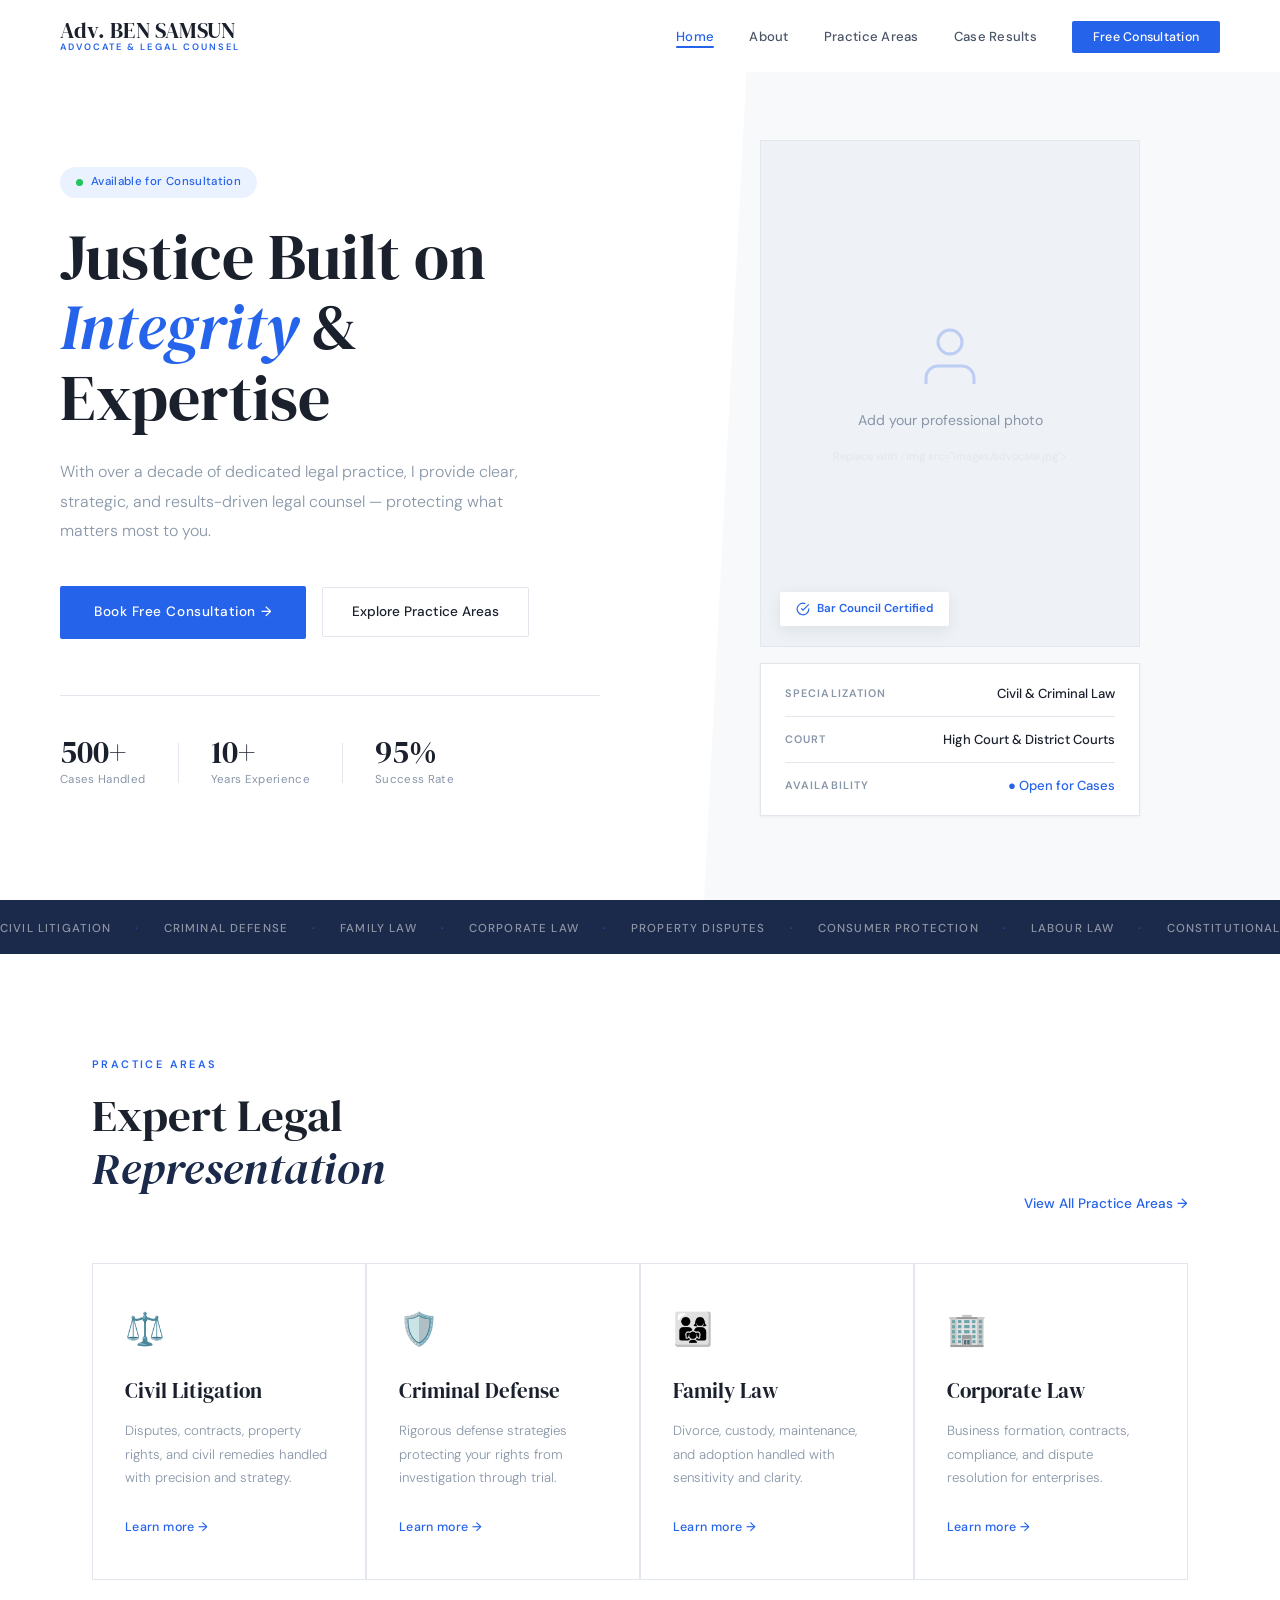
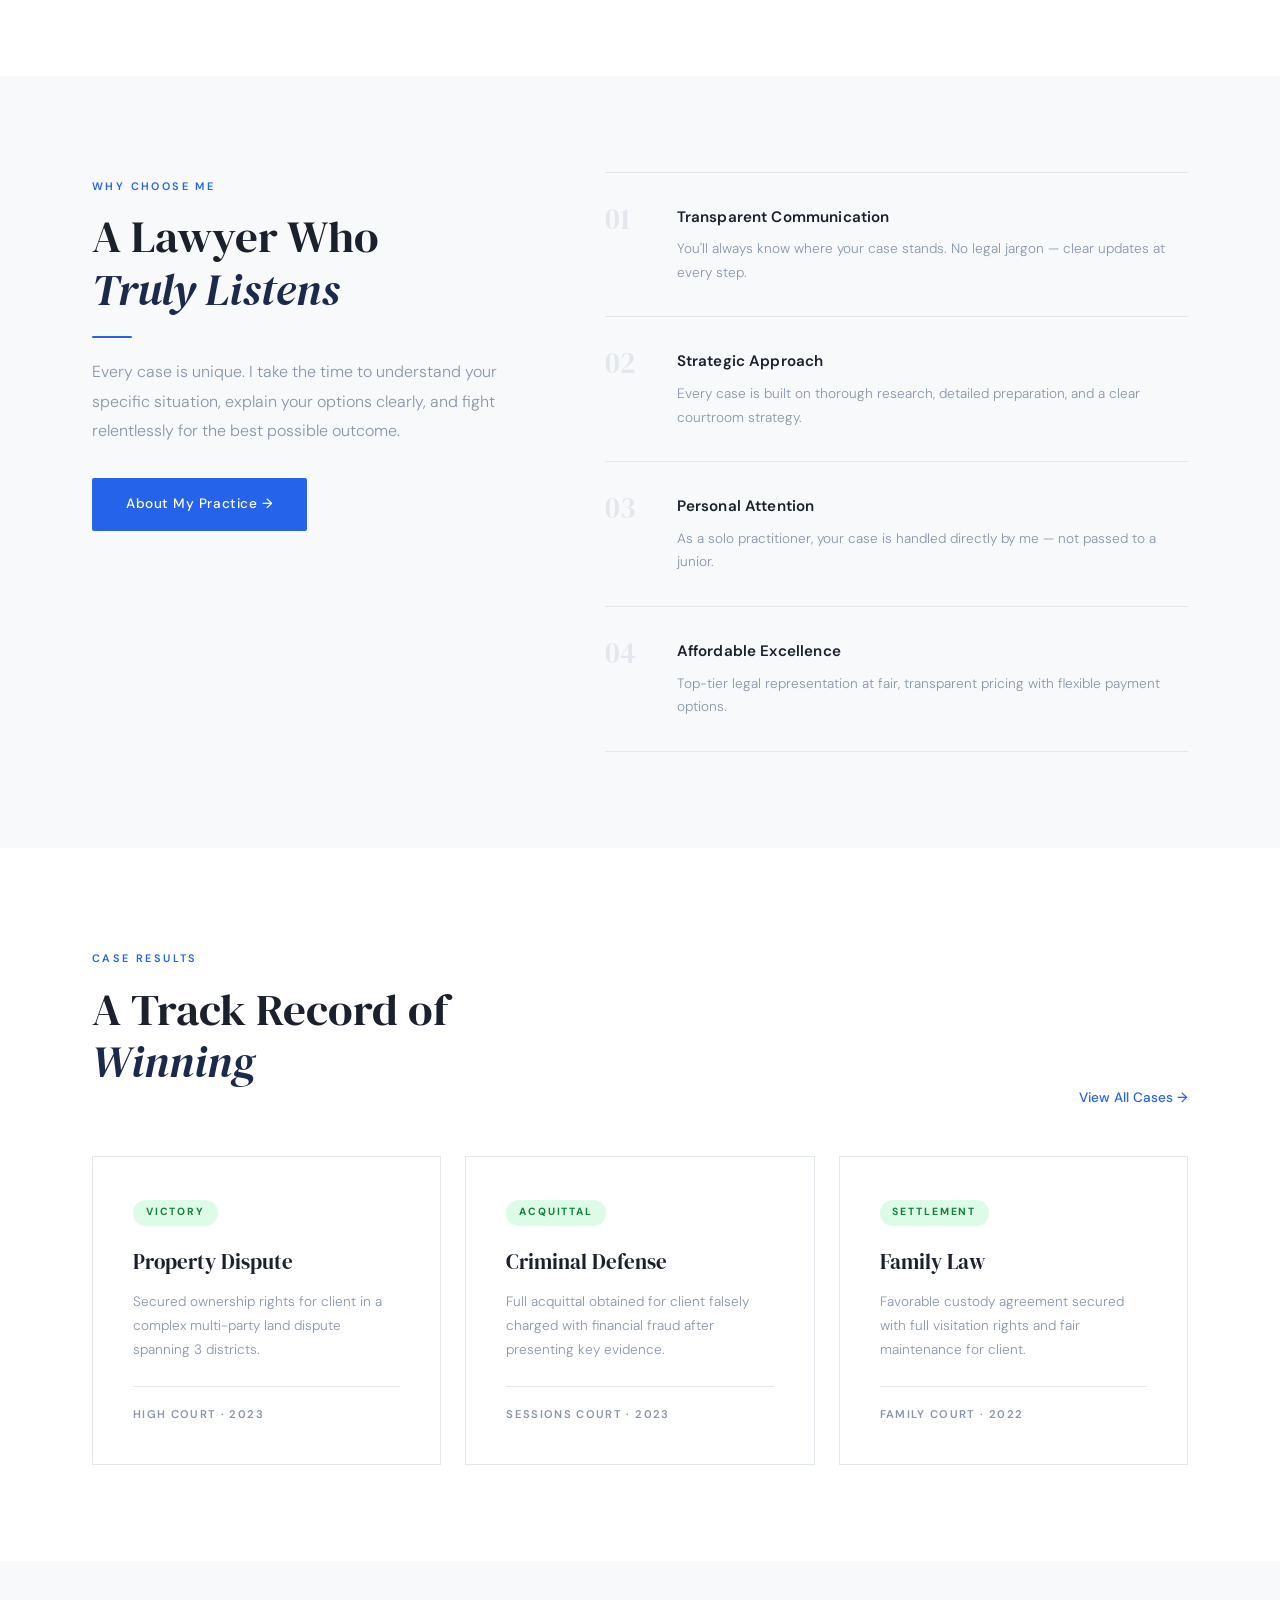
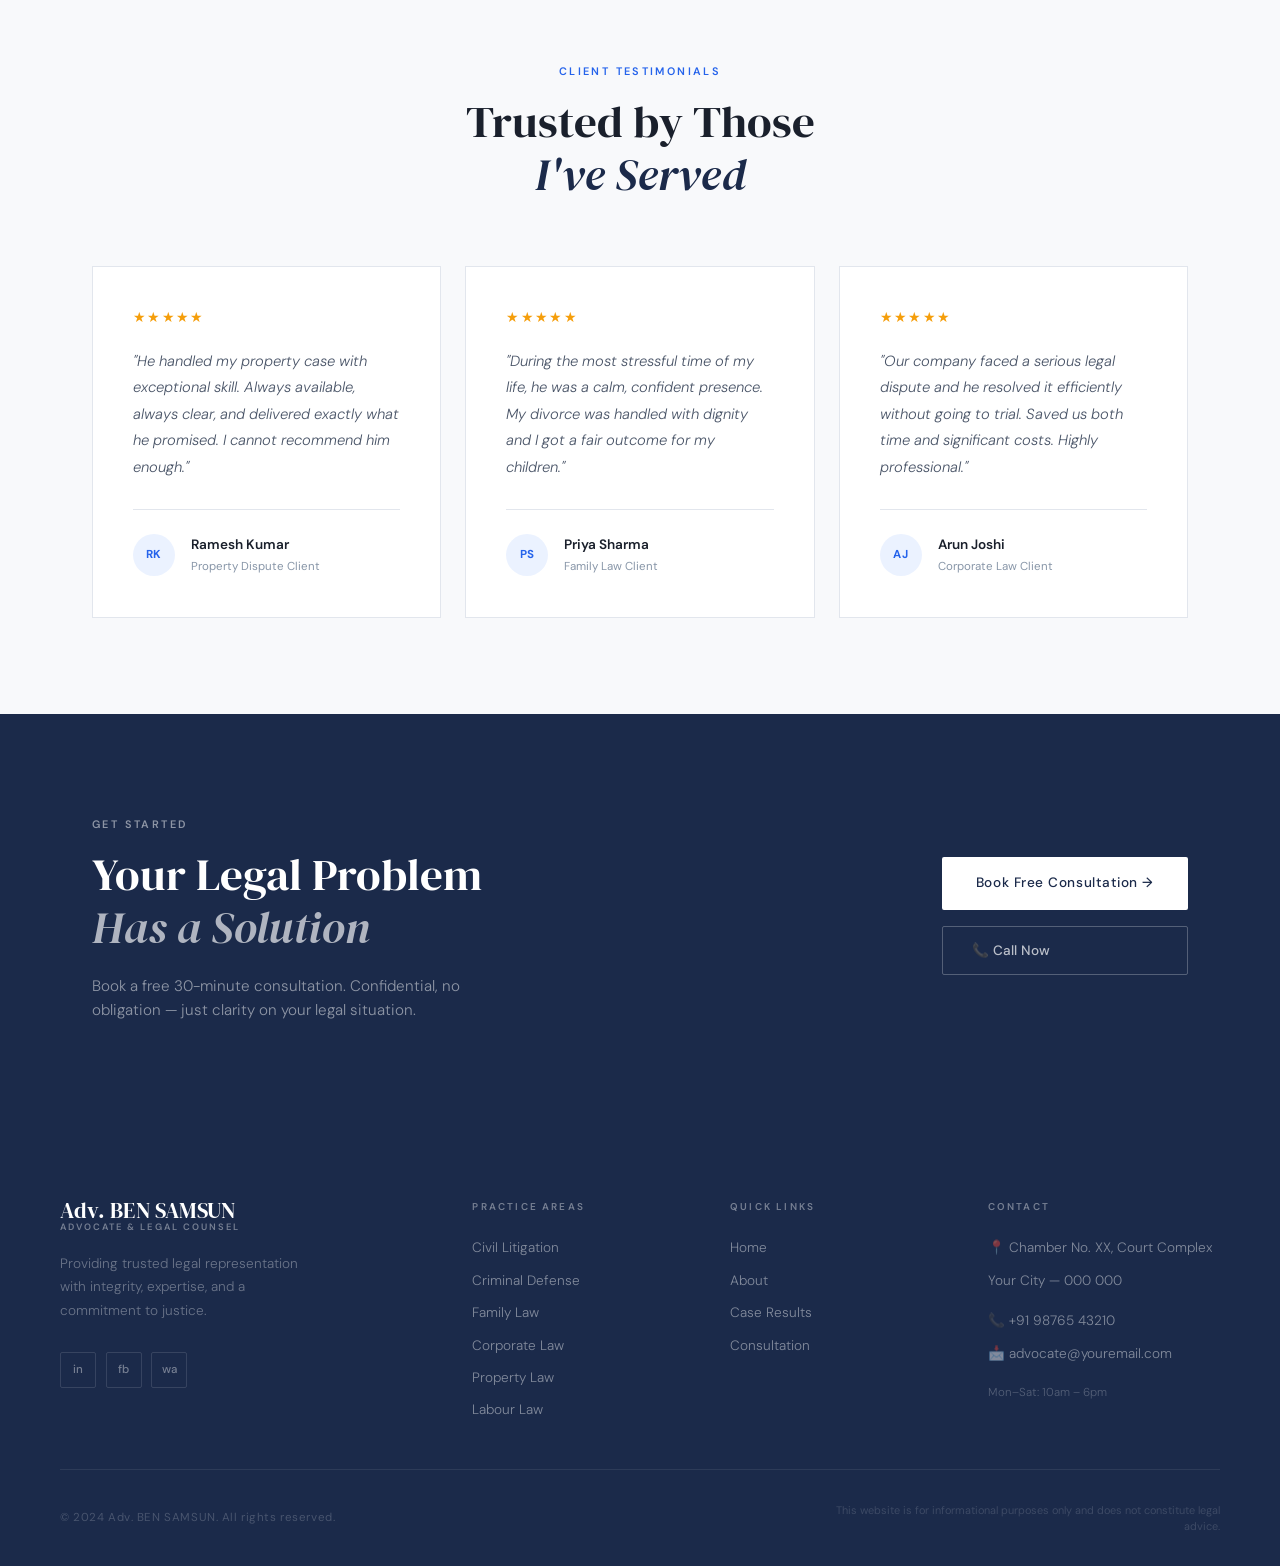
<file: index.html>
<!DOCTYPE html>
<html lang="en">
<head>
  <meta charset="UTF-8"/>
  <meta name="viewport" content="width=device-width, initial-scale=1.0"/>
  <meta name="description" content="Advocate BEN SAMSUN — Expert legal services in Civil, Criminal, Family, and Corporate law. Trusted solo practitioner with 10+ years of experience."/>
  <meta name="keywords" content="advocate, lawyer, legal services, civil law, criminal law, family law, corporate law"/>
  <meta property="og:title" content="Advocate BEN SAMSUN — Legal Services"/>
  <meta property="og:description" content="Justice. Integrity. Results. Expert legal representation for individuals and businesses."/>
  <title>Advocate BEN SAMSUN — Legal Services</title>
  <link rel="stylesheet" href="css/global.css"/>
  <link rel="stylesheet" href="css/home.css"/>
</head>
<body>

  <!-- NAVBAR -->
  <nav id="navbar">
    <div class="nav-inner">
      <a href="index.html" class="logo">
        Adv. BEN SAMSUN
        <span class="logo-sub">Advocate & Legal Counsel</span>
      </a>
      <button class="hamburger" id="hamburger" aria-label="Menu">
        <span></span><span></span><span></span>
      </button>
      <ul class="nav-links" id="navLinks">
        <li><a href="index.html" class="active">Home</a></li>
        <li><a href="pages/about.html">About</a></li>
        <li><a href="pages/practice.html">Practice Areas</a></li>
        <li><a href="pages/cases.html">Case Results</a></li>
        <li><a href="pages/contact.html" class="nav-cta">Free Consultation</a></li>
      </ul>
    </div>
  </nav>

  <!-- ===== HERO ===== -->
  <section id="hero">
    <div class="hero-inner">
      <div class="hero-content">
        <div class="hero-badge reveal">
          <span class="badge-dot"></span>
          Available for Consultation
        </div>
        <h1 class="hero-title reveal">
          Justice Built on<br/><em>Integrity</em> &<br/>Expertise
        </h1>
        <p class="hero-desc reveal">
          With over a decade of dedicated legal practice, I provide clear, strategic, and results-driven legal counsel — protecting what matters most to you.
        </p>
        <div class="hero-actions reveal">
          <a href="pages/contact.html" class="btn-primary">Book Free Consultation →</a>
          <a href="pages/practice.html" class="btn-outline">Explore Practice Areas</a>
        </div>
        <div class="hero-trust reveal">
          <div class="trust-item">
            <div class="trust-num">500+</div>
            <div class="trust-label">Cases Handled</div>
          </div>
          <div class="trust-sep"></div>
          <div class="trust-item">
            <div class="trust-num">10+</div>
            <div class="trust-label">Years Experience</div>
          </div>
          <div class="trust-sep"></div>
          <div class="trust-item">
            <div class="trust-num">95%</div>
            <div class="trust-label">Success Rate</div>
          </div>
        </div>
      </div>
      <div class="hero-visual reveal">
        <div class="hero-card">
          <!-- Replace with your actual photo -->
          <div class="hero-photo-placeholder">
            <svg width="72" height="72" viewBox="0 0 24 24" fill="none" stroke="rgba(37,99,235,0.25)" stroke-width="1">
              <path d="M20 21v-2a4 4 0 0 0-4-4H8a4 4 0 0 0-4 4v2"/>
              <circle cx="12" cy="7" r="4"/>
            </svg>
            <p>Add your professional photo</p>
            <small>Replace with &lt;img src="images/advocate.jpg"&gt;</small>
          </div>
          <div class="hero-card-tag">
            <svg width="14" height="14" viewBox="0 0 24 24" fill="none" stroke="currentColor" stroke-width="2">
              <path d="M22 11.08V12a10 10 0 1 1-5.93-9.14"/>
              <polyline points="22 4 12 14.01 9 11.01"/>
            </svg>
            Bar Council Certified
          </div>
        </div>
        <div class="hero-card-info">
          <div class="info-row">
            <span class="info-label">Specialization</span>
            <span class="info-val">Civil & Criminal Law</span>
          </div>
          <div class="info-row">
            <span class="info-label">Court</span>
            <span class="info-val">High Court & District Courts</span>
          </div>
          <div class="info-row">
            <span class="info-label">Availability</span>
            <span class="info-val" style="color:var(--accent);">● Open for Cases</span>
          </div>
        </div>
      </div>
    </div>
  </section>

  <!-- ===== MARQUEE BAR ===== -->
  <div class="marquee-bar">
    <div class="marquee-track">
      <span>Civil Litigation</span><span class="dot">·</span>
      <span>Criminal Defense</span><span class="dot">·</span>
      <span>Family Law</span><span class="dot">·</span>
      <span>Corporate Law</span><span class="dot">·</span>
      <span>Property Disputes</span><span class="dot">·</span>
      <span>Consumer Protection</span><span class="dot">·</span>
      <span>Labour Law</span><span class="dot">·</span>
      <span>Constitutional Matters</span><span class="dot">·</span>
      <span>Civil Litigation</span><span class="dot">·</span>
      <span>Criminal Defense</span><span class="dot">·</span>
      <span>Family Law</span><span class="dot">·</span>
      <span>Corporate Law</span><span class="dot">·</span>
      <span>Property Disputes</span><span class="dot">·</span>
      <span>Consumer Protection</span><span class="dot">·</span>
      <span>Labour Law</span><span class="dot">·</span>
      <span>Constitutional Matters</span><span class="dot">·</span>
    </div>
  </div>

  <!-- ===== PRACTICE AREAS PREVIEW ===== -->
  <section id="practice-preview">
    <div class="container">
      <div class="section-header reveal">
        <div>
          <span class="label">Practice Areas</span>
          <h2 class="section-title">Expert Legal<br/><em>Representation</em></h2>
        </div>
        <a href="pages/practice.html" class="btn-text">View All Practice Areas →</a>
      </div>
      <div class="practice-grid">
        <a href="pages/practice.html#civil" class="practice-card reveal">
          <div class="pc-icon">⚖️</div>
          <h3>Civil Litigation</h3>
          <p>Disputes, contracts, property rights, and civil remedies handled with precision and strategy.</p>
          <span class="pc-link">Learn more →</span>
        </a>
        <a href="pages/practice.html#criminal" class="practice-card reveal">
          <div class="pc-icon">🛡️</div>
          <h3>Criminal Defense</h3>
          <p>Rigorous defense strategies protecting your rights from investigation through trial.</p>
          <span class="pc-link">Learn more →</span>
        </a>
        <a href="pages/practice.html#family" class="practice-card reveal">
          <div class="pc-icon">👨‍👩‍👧</div>
          <h3>Family Law</h3>
          <p>Divorce, custody, maintenance, and adoption handled with sensitivity and clarity.</p>
          <span class="pc-link">Learn more →</span>
        </a>
        <a href="pages/practice.html#corporate" class="practice-card reveal">
          <div class="pc-icon">🏢</div>
          <h3>Corporate Law</h3>
          <p>Business formation, contracts, compliance, and dispute resolution for enterprises.</p>
          <span class="pc-link">Learn more →</span>
        </a>
      </div>
    </div>
  </section>

  <!-- ===== WHY CHOOSE ===== -->
  <section id="why-choose">
    <div class="container">
      <div class="why-layout">
        <div class="why-left reveal">
          <span class="label">Why Choose Me</span>
          <h2 class="section-title">A Lawyer Who<br/><em>Truly Listens</em></h2>
          <div class="divider"></div>
          <p class="section-desc">Every case is unique. I take the time to understand your specific situation, explain your options clearly, and fight relentlessly for the best possible outcome.</p>
          <a href="pages/about.html" class="btn-primary" style="margin-top:2rem;">About My Practice →</a>
        </div>
        <div class="why-right">
          <div class="why-item reveal">
            <div class="why-num">01</div>
            <div class="why-text">
              <h4>Transparent Communication</h4>
              <p>You'll always know where your case stands. No legal jargon — clear updates at every step.</p>
            </div>
          </div>
          <div class="why-item reveal">
            <div class="why-num">02</div>
            <div class="why-text">
              <h4>Strategic Approach</h4>
              <p>Every case is built on thorough research, detailed preparation, and a clear courtroom strategy.</p>
            </div>
          </div>
          <div class="why-item reveal">
            <div class="why-num">03</div>
            <div class="why-text">
              <h4>Personal Attention</h4>
              <p>As a solo practitioner, your case is handled directly by me — not passed to a junior.</p>
            </div>
          </div>
          <div class="why-item reveal">
            <div class="why-num">04</div>
            <div class="why-text">
              <h4>Affordable Excellence</h4>
              <p>Top-tier legal representation at fair, transparent pricing with flexible payment options.</p>
            </div>
          </div>
        </div>
      </div>
    </div>
  </section>

  <!-- ===== CASE RESULTS PREVIEW ===== -->
  <section id="results-preview">
    <div class="container">
      <div class="section-header reveal">
        <div>
          <span class="label">Case Results</span>
          <h2 class="section-title">A Track Record of<br/><em>Winning</em></h2>
        </div>
        <a href="pages/cases.html" class="btn-text">View All Cases →</a>
      </div>
      <div class="results-grid">
        <div class="result-card reveal">
          <div class="result-outcome win">Victory</div>
          <div class="result-type">Property Dispute</div>
          <p class="result-desc">Secured ownership rights for client in a complex multi-party land dispute spanning 3 districts.</p>
          <div class="result-meta">High Court · 2023</div>
        </div>
        <div class="result-card reveal">
          <div class="result-outcome win">Acquittal</div>
          <div class="result-type">Criminal Defense</div>
          <p class="result-desc">Full acquittal obtained for client falsely charged with financial fraud after presenting key evidence.</p>
          <div class="result-meta">Sessions Court · 2023</div>
        </div>
        <div class="result-card reveal">
          <div class="result-outcome win">Settlement</div>
          <div class="result-type">Family Law</div>
          <p class="result-desc">Favorable custody agreement secured with full visitation rights and fair maintenance for client.</p>
          <div class="result-meta">Family Court · 2022</div>
        </div>
      </div>
    </div>
  </section>

  <!-- ===== TESTIMONIALS ===== -->
  <section id="testimonials">
    <div class="container">
      <div class="testi-header reveal">
        <span class="label">Client Testimonials</span>
        <h2 class="section-title">Trusted by Those<br/><em>I've Served</em></h2>
      </div>
      <div class="testi-grid">
        <div class="testi-card reveal">
          <div class="testi-stars">★★★★★</div>
          <p class="testi-text">"He handled my property case with exceptional skill. Always available, always clear, and delivered exactly what he promised. I cannot recommend him enough."</p>
          <div class="testi-author">
            <div class="author-avatar">RK</div>
            <div>
              <div class="author-name">Ramesh Kumar</div>
              <div class="author-case">Property Dispute Client</div>
            </div>
          </div>
        </div>
        <div class="testi-card reveal">
          <div class="testi-stars">★★★★★</div>
          <p class="testi-text">"During the most stressful time of my life, he was a calm, confident presence. My divorce was handled with dignity and I got a fair outcome for my children."</p>
          <div class="testi-author">
            <div class="author-avatar">PS</div>
            <div>
              <div class="author-name">Priya Sharma</div>
              <div class="author-case">Family Law Client</div>
            </div>
          </div>
        </div>
        <div class="testi-card reveal">
          <div class="testi-stars">★★★★★</div>
          <p class="testi-text">"Our company faced a serious legal dispute and he resolved it efficiently without going to trial. Saved us both time and significant costs. Highly professional."</p>
          <div class="testi-author">
            <div class="author-avatar">AJ</div>
            <div>
              <div class="author-name">Arun Joshi</div>
              <div class="author-case">Corporate Law Client</div>
            </div>
          </div>
        </div>
      </div>
    </div>
  </section>

  <!-- ===== CTA BANNER ===== -->
  <section id="cta-banner">
    <div class="container">
      <div class="cta-inner reveal">
        <div class="cta-text">
          <span class="label" style="color:rgba(255,255,255,0.5);">Get Started</span>
          <h2 class="section-title" style="color:var(--white);">Your Legal Problem<br/><em style="color:rgba(255,255,255,0.65);">Has a Solution</em></h2>
          <p style="color:rgba(255,255,255,0.5); font-weight:300; font-size:0.95rem; max-width:420px;">Book a free 30-minute consultation. Confidential, no obligation — just clarity on your legal situation.</p>
        </div>
        <div class="cta-actions">
          <a href="pages/contact.html" class="btn-primary" style="background:white; color:var(--navy); border-color:white;">
            Book Free Consultation →
          </a>
          <a href="tel:+919876543210" class="btn-outline" style="border-color:rgba(255,255,255,0.25); color:rgba(255,255,255,0.7);">
            📞 Call Now
          </a>
        </div>
      </div>
    </div>
  </section>

  <!-- FOOTER -->
  <footer id="footer">
    <div class="footer-inner">
      <div class="footer-brand">
        <a href="index.html" class="logo">
          Adv. BEN SAMSUN
          <span class="logo-sub">Advocate & Legal Counsel</span>
        </a>
        <p class="footer-tagline">Providing trusted legal representation with integrity, expertise, and a commitment to justice.</p>
        <div class="social-links">
          <a href="#" class="social-link" aria-label="LinkedIn">in</a>
          <a href="#" class="social-link" aria-label="Facebook">fb</a>
          <a href="https://wa.me/919876543210" class="social-link" aria-label="WhatsApp">wa</a>
        </div>
      </div>
      <div class="footer-col">
        <div class="footer-heading">Practice Areas</div>
        <ul class="footer-links">
          <li><a href="pages/practice.html#civil">Civil Litigation</a></li>
          <li><a href="pages/practice.html#criminal">Criminal Defense</a></li>
          <li><a href="pages/practice.html#family">Family Law</a></li>
          <li><a href="pages/practice.html#corporate">Corporate Law</a></li>
          <li><a href="pages/practice.html#property">Property Law</a></li>
          <li><a href="pages/practice.html#labour">Labour Law</a></li>
        </ul>
      </div>
      <div class="footer-col">
        <div class="footer-heading">Quick Links</div>
        <ul class="footer-links">
          <li><a href="index.html">Home</a></li>
          <li><a href="pages/about.html">About</a></li>
          <li><a href="pages/cases.html">Case Results</a></li>
          <li><a href="pages/contact.html">Consultation</a></li>
        </ul>
      </div>
      <div class="footer-col">
        <div class="footer-heading">Contact</div>
        <ul class="footer-links">
          <li>📍 Chamber No. XX, Court Complex</li>
          <li>Your City — 000 000</li>
          <li style="margin-top:0.5rem;">📞 +91 98765 43210</li>
          <li>📩 advocate@youremail.com</li>
          <li style="margin-top:0.5rem; color:rgba(255,255,255,0.25); font-size:0.72rem;">Mon–Sat: 10am – 6pm</li>
        </ul>
      </div>
    </div>
    <div class="footer-bottom">
      <span class="footer-copy">© 2024 Adv. BEN SAMSUN. All rights reserved.</span>
      <span class="footer-disclaimer">This website is for informational purposes only and does not constitute legal advice.</span>
    </div>
  </footer>

  <script src="js/main.js"></script>
</body>
</html>
</file>
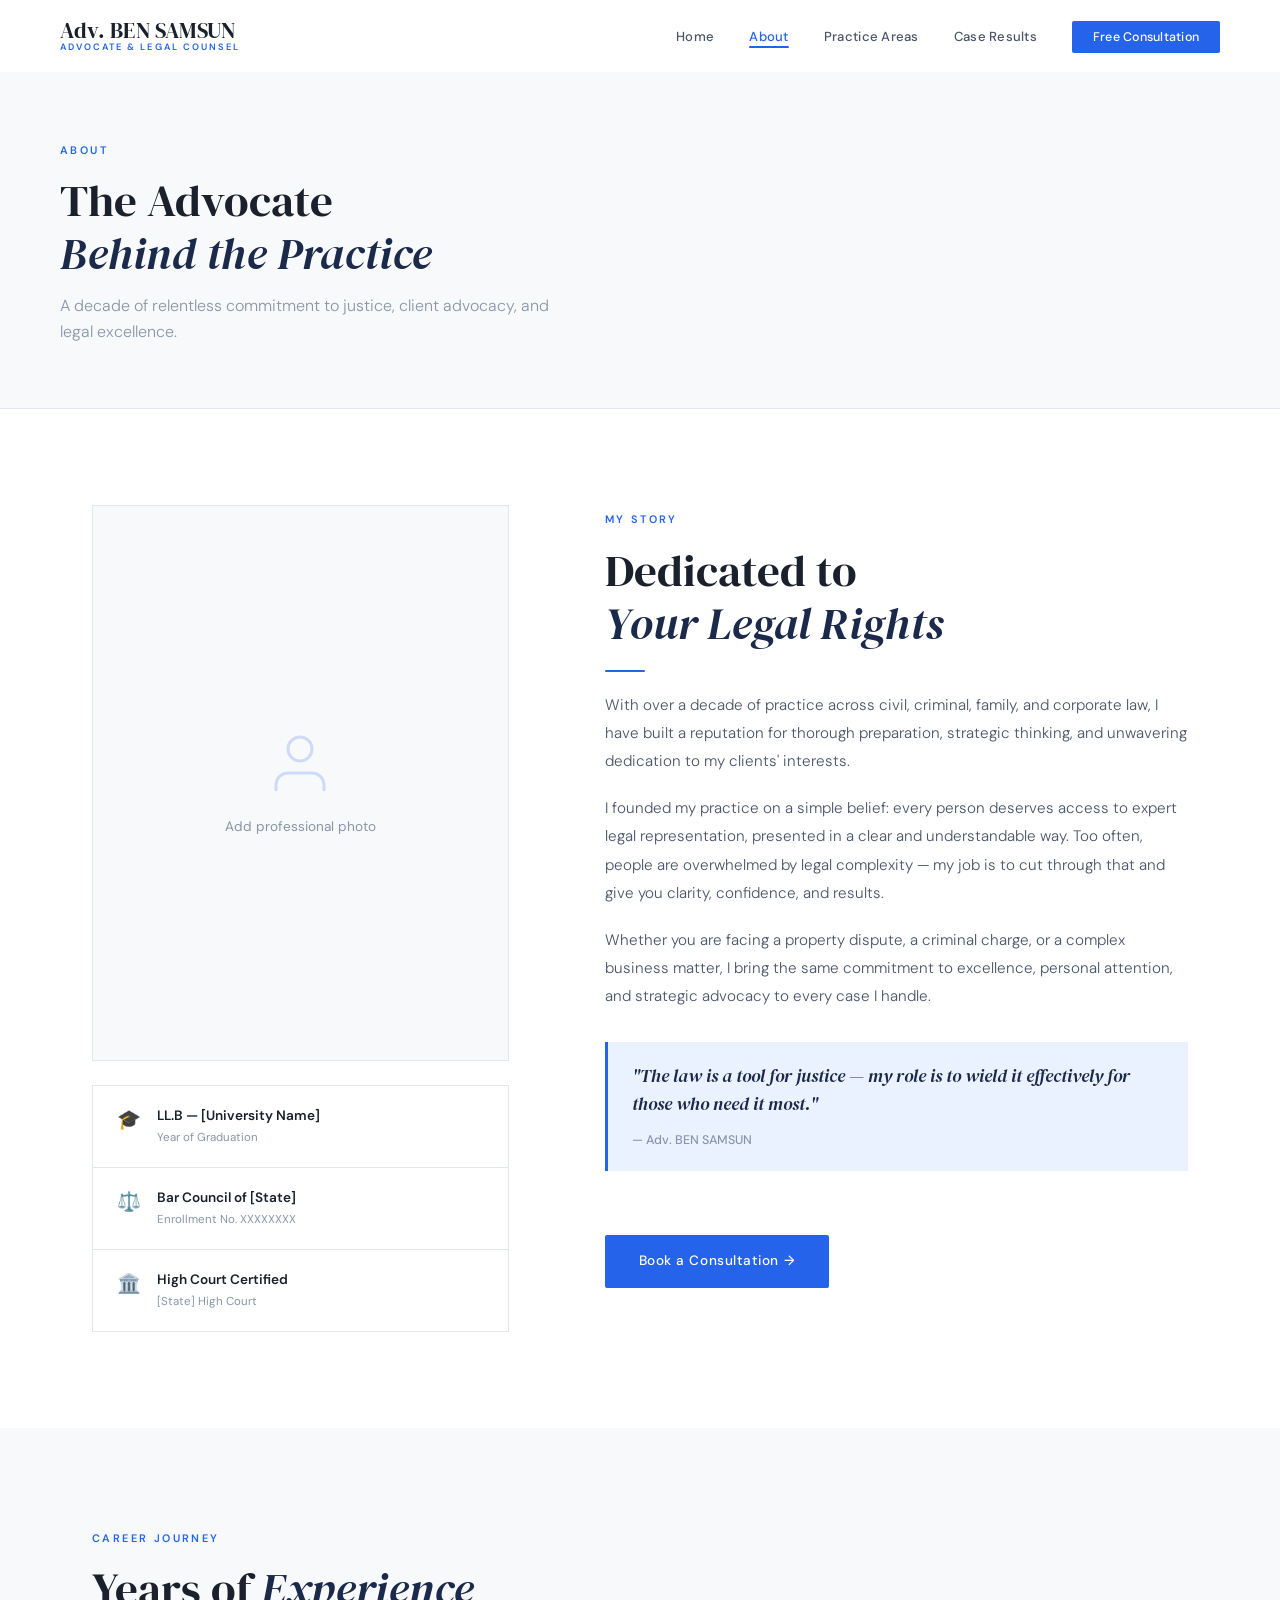
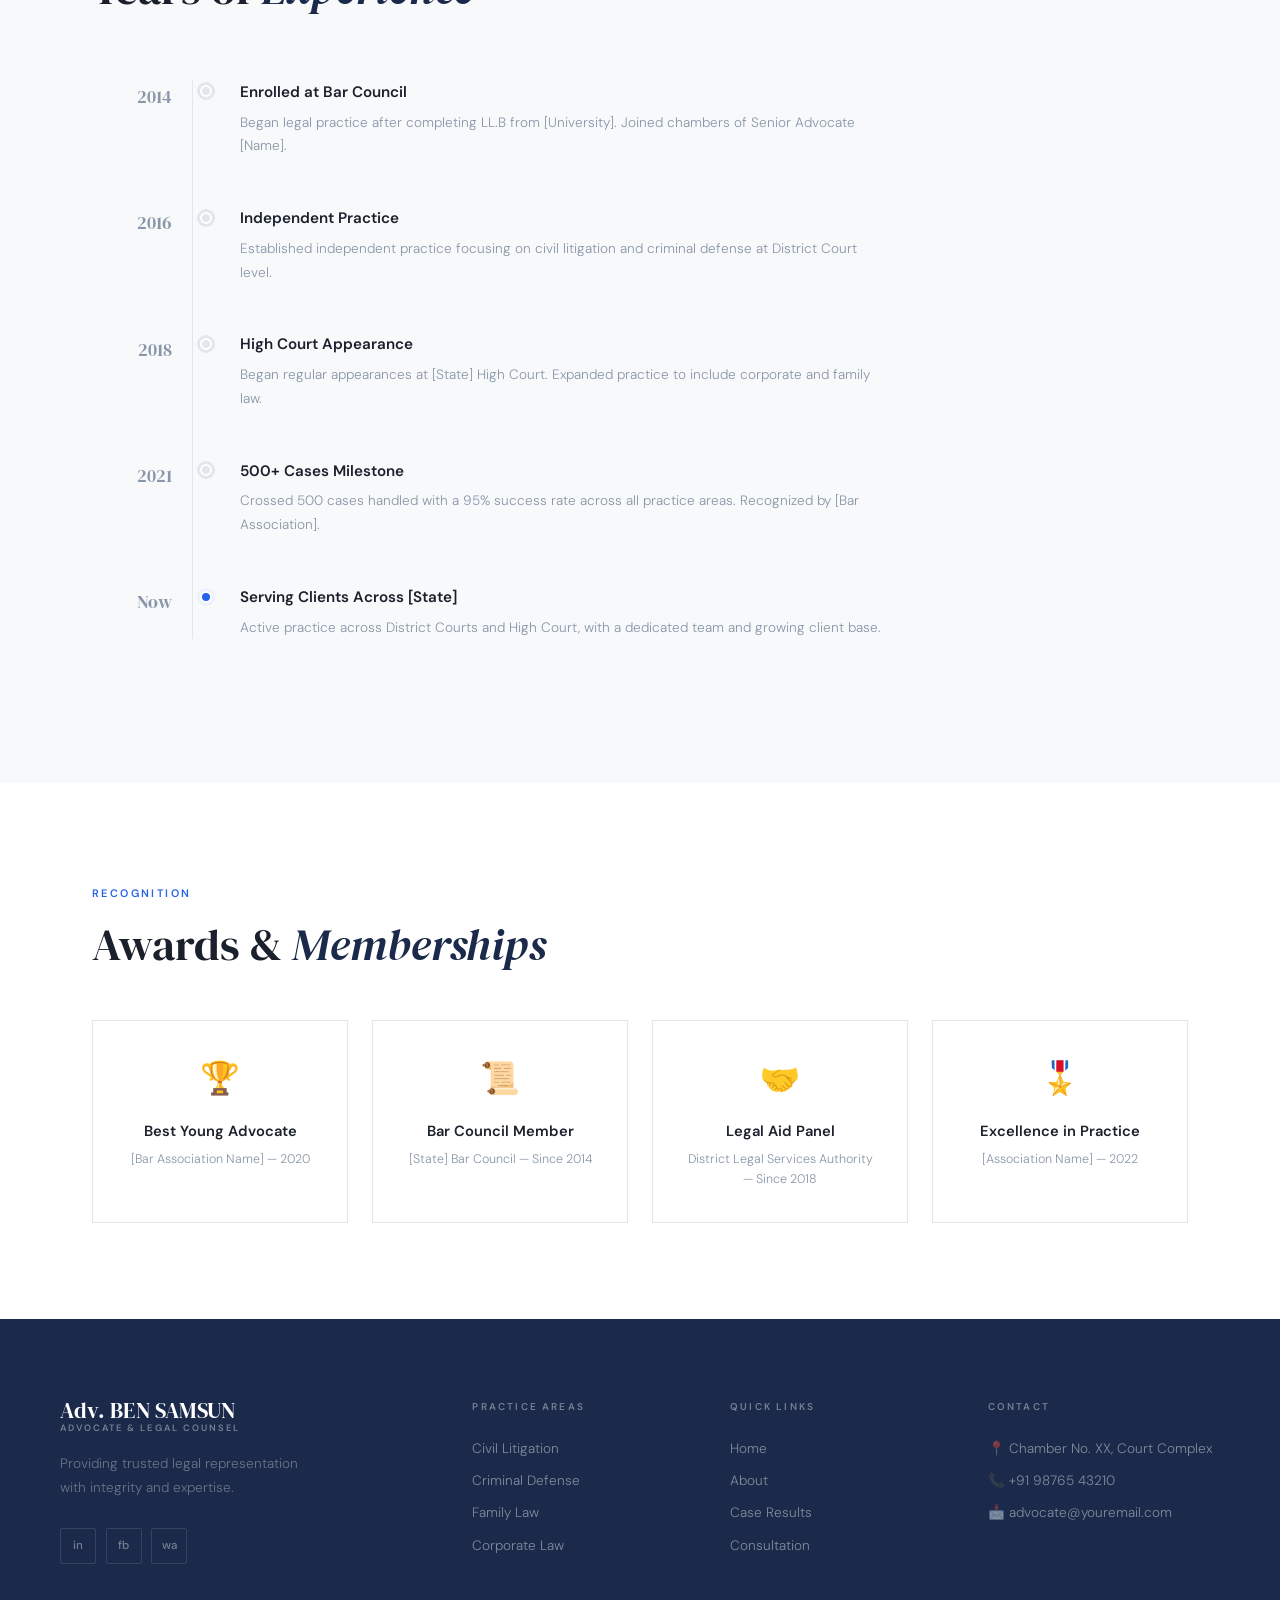
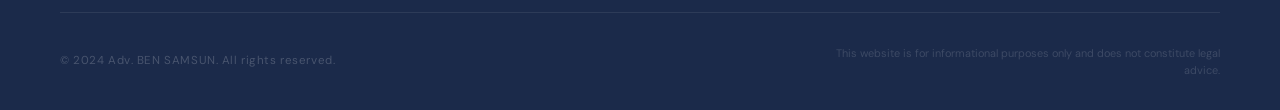
<file: pages/about.html>
<!DOCTYPE html>
<html lang="en">
<head>
  <meta charset="UTF-8"/>
  <meta name="viewport" content="width=device-width, initial-scale=1.0"/>
  <meta name="description" content="About Advocate [Your Name] — 10+ years of dedicated legal practice in Civil, Criminal, Family and Corporate law."/>
  <title>About — Advocate [Your Name]</title>
  <link rel="stylesheet" href="../css/global.css"/>
  <link rel="stylesheet" href="../css/about.css"/>
</head>
<body>

  <nav id="navbar">
    <div class="nav-inner">
      <a href="../index.html" class="logo">
        Adv. BEN SAMSUN
        <span class="logo-sub">Advocate & Legal Counsel</span>
      </a>
      <button class="hamburger" id="hamburger"><span></span><span></span><span></span></button>
      <ul class="nav-links" id="navLinks">
        <li><a href="../index.html">Home</a></li>
        <li><a href="about.html" class="active">About</a></li>
        <li><a href="practice.html">Practice Areas</a></li>
        <li><a href="cases.html">Case Results</a></li>
        <li><a href="contact.html" class="nav-cta">Free Consultation</a></li>
      </ul>
    </div>
  </nav>

  <div class="page-hero">
    <div class="page-hero-inner">
      <span class="label">About</span>
      <h1 class="section-title">The Advocate<br/><em>Behind the Practice</em></h1>
      <p>A decade of relentless commitment to justice, client advocacy, and legal excellence.</p>
    </div>
  </div>

  <!-- BIO SECTION -->
  <section id="bio">
    <div class="container">
      <div class="bio-layout">
        <div class="bio-photo reveal">
          <!-- Replace with real photo -->
          <div class="bio-photo-placeholder">
            <svg width="72" height="72" viewBox="0 0 24 24" fill="none" stroke="rgba(37,99,235,0.2)" stroke-width="1">
              <path d="M20 21v-2a4 4 0 0 0-4-4H8a4 4 0 0 0-4 4v2"/>
              <circle cx="12" cy="7" r="4"/>
            </svg>
            <p>Add professional photo</p>
          </div>
          <div class="bio-credentials">
            <div class="cred-item">
              <div class="cred-icon">🎓</div>
              <div>
                <div class="cred-title">LL.B — [University Name]</div>
                <div class="cred-year">Year of Graduation</div>
              </div>
            </div>
            <div class="cred-item">
              <div class="cred-icon">⚖️</div>
              <div>
                <div class="cred-title">Bar Council of [State]</div>
                <div class="cred-year">Enrollment No. XXXXXXXX</div>
              </div>
            </div>
            <div class="cred-item">
              <div class="cred-icon">🏛️</div>
              <div>
                <div class="cred-title">High Court Certified</div>
                <div class="cred-year">[State] High Court</div>
              </div>
            </div>
          </div>
        </div>
        <div class="bio-text reveal">
          <span class="label">My Story</span>
          <h2 class="section-title">Dedicated to<br/><em>Your Legal Rights</em></h2>
          <div class="divider"></div>
          <p>With over a decade of practice across civil, criminal, family, and corporate law, I have built a reputation for thorough preparation, strategic thinking, and unwavering dedication to my clients' interests.</p>
          <p>I founded my practice on a simple belief: every person deserves access to expert legal representation, presented in a clear and understandable way. Too often, people are overwhelmed by legal complexity — my job is to cut through that and give you clarity, confidence, and results.</p>
          <p>Whether you are facing a property dispute, a criminal charge, or a complex business matter, I bring the same commitment to excellence, personal attention, and strategic advocacy to every case I handle.</p>
          <div class="bio-quote">
            <blockquote>"The law is a tool for justice — my role is to wield it effectively for those who need it most."</blockquote>
            <cite>— Adv. BEN SAMSUN</cite>
          </div>
          <a href="contact.html" class="btn-primary" style="margin-top:2rem;">Book a Consultation →</a>
        </div>
      </div>
    </div>
  </section>

  <!-- TIMELINE -->
  <section id="timeline">
    <div class="container">
      <div class="timeline-header reveal">
        <span class="label">Career Journey</span>
        <h2 class="section-title">Years of <em>Experience</em></h2>
      </div>
      <div class="timeline">
        <div class="timeline-item reveal">
          <div class="tl-year">2014</div>
          <div class="tl-dot"></div>
          <div class="tl-content">
            <h4>Enrolled at Bar Council</h4>
            <p>Began legal practice after completing LL.B from [University]. Joined chambers of Senior Advocate [Name].</p>
          </div>
        </div>
        <div class="timeline-item reveal">
          <div class="tl-year">2016</div>
          <div class="tl-dot"></div>
          <div class="tl-content">
            <h4>Independent Practice</h4>
            <p>Established independent practice focusing on civil litigation and criminal defense at District Court level.</p>
          </div>
        </div>
        <div class="timeline-item reveal">
          <div class="tl-year">2018</div>
          <div class="tl-dot"></div>
          <div class="tl-content">
            <h4>High Court Appearance</h4>
            <p>Began regular appearances at [State] High Court. Expanded practice to include corporate and family law.</p>
          </div>
        </div>
        <div class="timeline-item reveal">
          <div class="tl-year">2021</div>
          <div class="tl-dot"></div>
          <div class="tl-content">
            <h4>500+ Cases Milestone</h4>
            <p>Crossed 500 cases handled with a 95% success rate across all practice areas. Recognized by [Bar Association].</p>
          </div>
        </div>
        <div class="timeline-item reveal">
          <div class="tl-year">Now</div>
          <div class="tl-dot active"></div>
          <div class="tl-content">
            <h4>Serving Clients Across [State]</h4>
            <p>Active practice across District Courts and High Court, with a dedicated team and growing client base.</p>
          </div>
        </div>
      </div>
    </div>
  </section>

  <!-- AWARDS & MEMBERSHIPS -->
  <section id="awards">
    <div class="container">
      <div class="awards-header reveal">
        <span class="label">Recognition</span>
        <h2 class="section-title">Awards & <em>Memberships</em></h2>
      </div>
      <div class="awards-grid">
        <div class="award-card reveal">
          <div class="award-icon">🏆</div>
          <h4>Best Young Advocate</h4>
          <p>[Bar Association Name] — 2020</p>
        </div>
        <div class="award-card reveal">
          <div class="award-icon">📜</div>
          <h4>Bar Council Member</h4>
          <p>[State] Bar Council — Since 2014</p>
        </div>
        <div class="award-card reveal">
          <div class="award-icon">🤝</div>
          <h4>Legal Aid Panel</h4>
          <p>District Legal Services Authority — Since 2018</p>
        </div>
        <div class="award-card reveal">
          <div class="award-icon">🎖️</div>
          <h4>Excellence in Practice</h4>
          <p>[Association Name] — 2022</p>
        </div>
      </div>
    </div>
  </section>

  <footer id="footer">
    <div class="footer-inner">
      <div class="footer-brand">
        <a href="../index.html" class="logo">Adv. BEN SAMSUN<span class="logo-sub">Advocate & Legal Counsel</span></a>
        <p class="footer-tagline">Providing trusted legal representation with integrity and expertise.</p>
        <div class="social-links">
          <a href="#" class="social-link">in</a>
          <a href="#" class="social-link">fb</a>
          <a href="#" class="social-link">wa</a>
        </div>
      </div>
      <div class="footer-col">
        <div class="footer-heading">Practice Areas</div>
        <ul class="footer-links">
          <li><a href="practice.html#civil">Civil Litigation</a></li>
          <li><a href="practice.html#criminal">Criminal Defense</a></li>
          <li><a href="practice.html#family">Family Law</a></li>
          <li><a href="practice.html#corporate">Corporate Law</a></li>
        </ul>
      </div>
      <div class="footer-col">
        <div class="footer-heading">Quick Links</div>
        <ul class="footer-links">
          <li><a href="../index.html">Home</a></li>
          <li><a href="about.html">About</a></li>
          <li><a href="cases.html">Case Results</a></li>
          <li><a href="contact.html">Consultation</a></li>
        </ul>
      </div>
      <div class="footer-col">
        <div class="footer-heading">Contact</div>
        <ul class="footer-links">
          <li>📍 Chamber No. XX, Court Complex</li>
          <li>📞 +91 98765 43210</li>
          <li>📩 advocate@youremail.com</li>
        </ul>
      </div>
    </div>
    <div class="footer-bottom">
      <span class="footer-copy">© 2024 Adv. BEN SAMSUN. All rights reserved.</span>
      <span class="footer-disclaimer">This website is for informational purposes only and does not constitute legal advice.</span>
    </div>
  </footer>

  <script src="../js/main.js"></script>
</body>
</html>
</file>
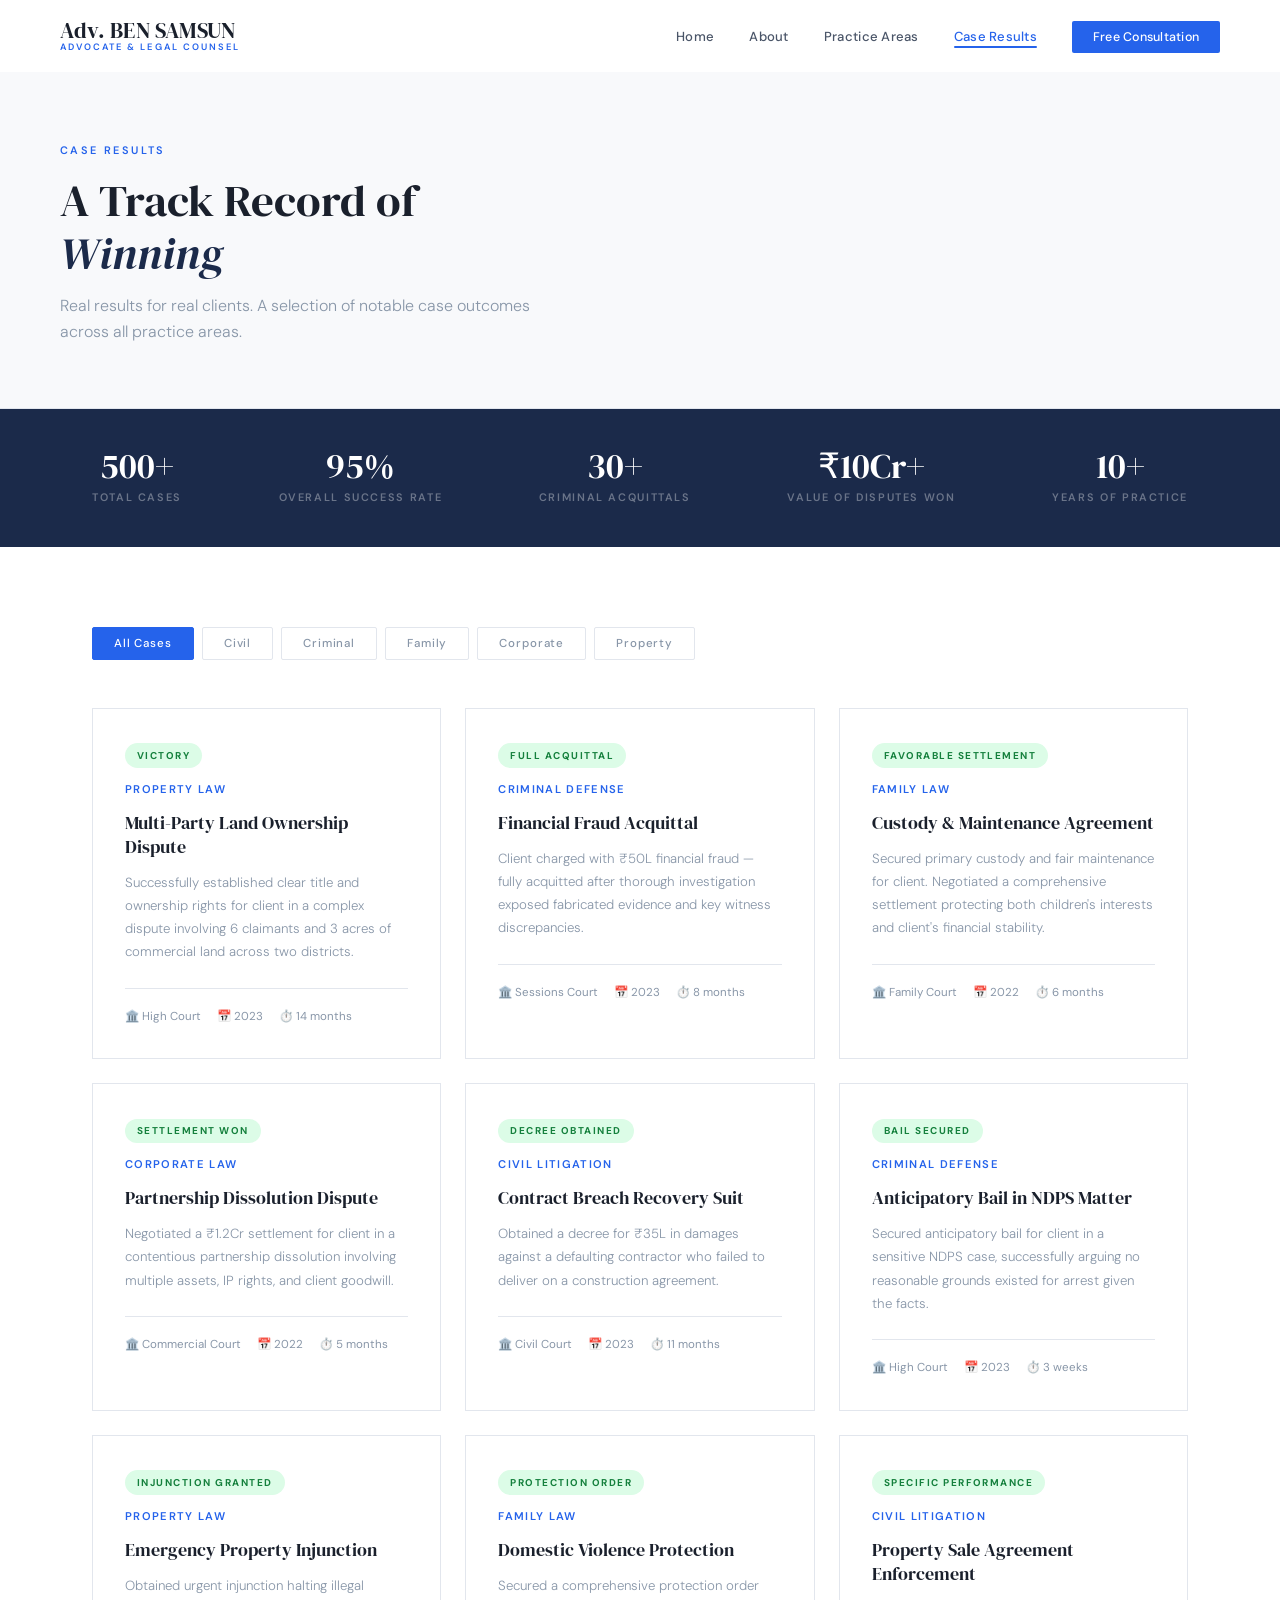
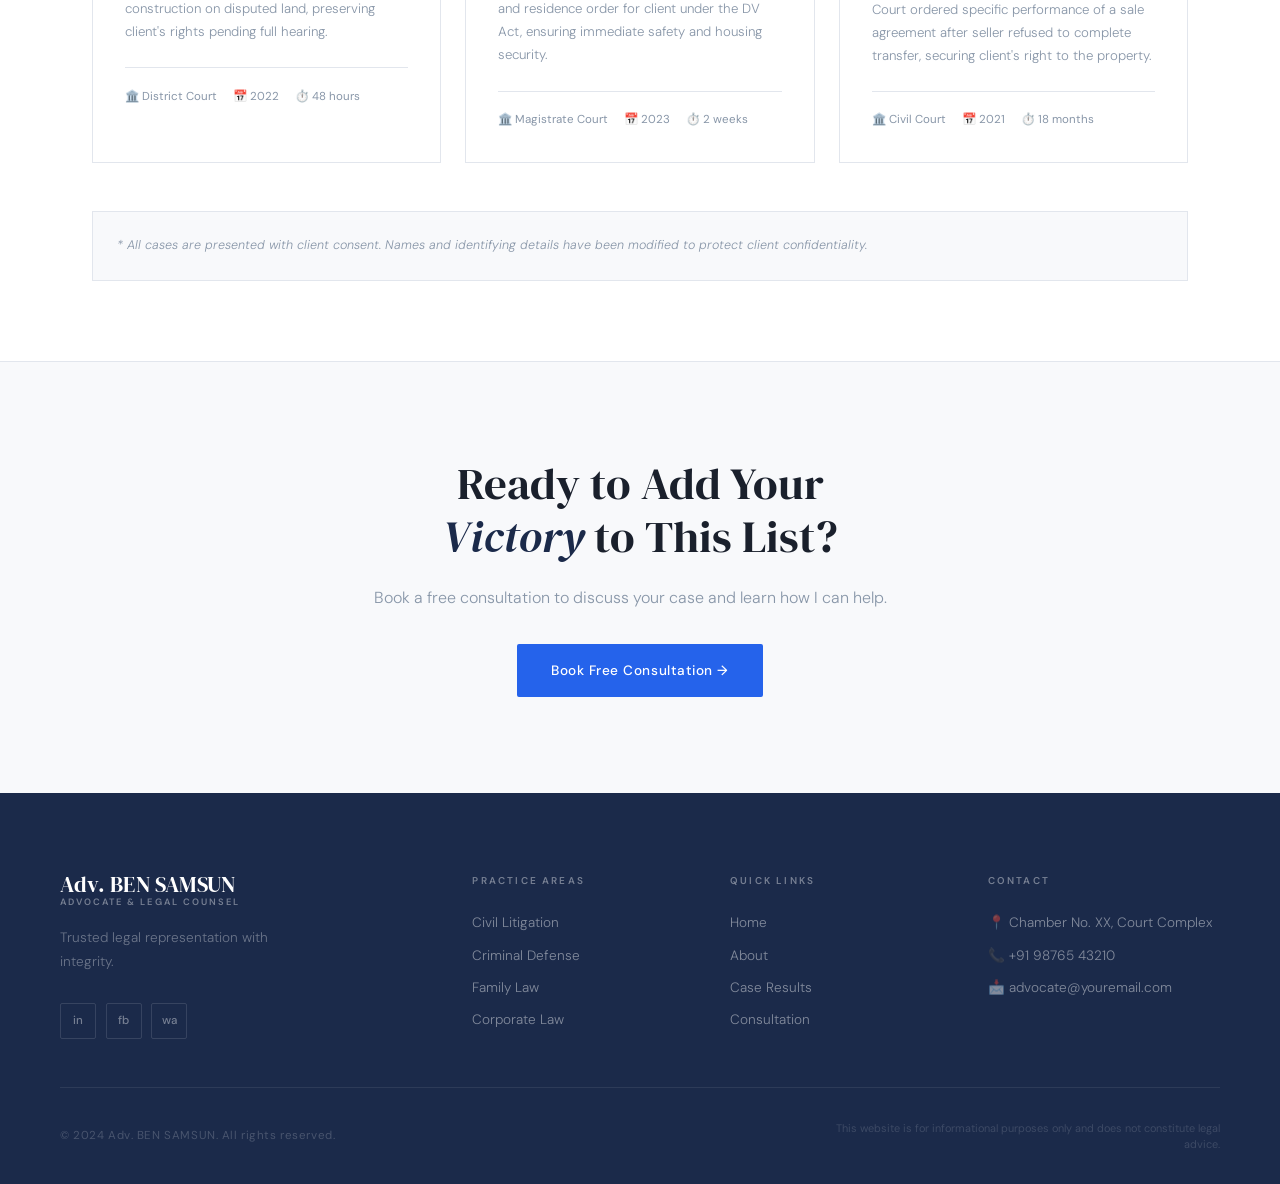
<file: pages/cases.html>
<!DOCTYPE html>
<html lang="en">
<head>
  <meta charset="UTF-8"/>
  <meta name="viewport" content="width=device-width, initial-scale=1.0"/>
  <title>Case Results — Advocate [Your Name]</title>
  <link rel="stylesheet" href="../css/global.css"/>
  <link rel="stylesheet" href="../css/cases.css"/>
</head>
<body>

  <nav id="navbar">
    <div class="nav-inner">
      <a href="../index.html" class="logo">Adv. BEN SAMSUN<span class="logo-sub">Advocate & Legal Counsel</span></a>
      <button class="hamburger" id="hamburger"><span></span><span></span><span></span></button>
      <ul class="nav-links" id="navLinks">
        <li><a href="../index.html">Home</a></li>
        <li><a href="about.html">About</a></li>
        <li><a href="practice.html">Practice Areas</a></li>
        <li><a href="cases.html" class="active">Case Results</a></li>
        <li><a href="contact.html" class="nav-cta">Free Consultation</a></li>
      </ul>
    </div>
  </nav>

  <div class="page-hero">
    <div class="page-hero-inner">
      <span class="label">Case Results</span>
      <h1 class="section-title">A Track Record of<br/><em>Winning</em></h1>
      <p>Real results for real clients. A selection of notable case outcomes across all practice areas.</p>
    </div>
  </div>

  <!-- STATS BAR -->
  <div class="stats-bar">
    <div class="container">
      <div class="stats-row">
        <div class="stat-block reveal">
          <div class="sb-num">500+</div>
          <div class="sb-label">Total Cases</div>
        </div>
        <div class="stat-block reveal">
          <div class="sb-num">95%</div>
          <div class="sb-label">Overall Success Rate</div>
        </div>
        <div class="stat-block reveal">
          <div class="sb-num">30+</div>
          <div class="sb-label">Criminal Acquittals</div>
        </div>
        <div class="stat-block reveal">
          <div class="sb-num">₹10Cr+</div>
          <div class="sb-label">Value of Disputes Won</div>
        </div>
        <div class="stat-block reveal">
          <div class="sb-num">10+</div>
          <div class="sb-label">Years of Practice</div>
        </div>
      </div>
    </div>
  </div>

  <!-- CASES GRID -->
  <section id="cases-section">
    <div class="container">
      <!-- Filter -->
      <div class="filter-bar reveal">
        <button class="filter-btn active" data-filter="all">All Cases</button>
        <button class="filter-btn" data-filter="civil">Civil</button>
        <button class="filter-btn" data-filter="criminal">Criminal</button>
        <button class="filter-btn" data-filter="family">Family</button>
        <button class="filter-btn" data-filter="corporate">Corporate</button>
        <button class="filter-btn" data-filter="property">Property</button>
      </div>

      <div class="cases-grid" id="casesGrid">

        <div class="case-card reveal" data-category="property">
          <div class="case-outcome win">Victory</div>
          <div class="case-area">Property Law</div>
          <h3 class="case-title">Multi-Party Land Ownership Dispute</h3>
          <p class="case-desc">Successfully established clear title and ownership rights for client in a complex dispute involving 6 claimants and 3 acres of commercial land across two districts.</p>
          <div class="case-details">
            <span>🏛️ High Court</span>
            <span>📅 2023</span>
            <span>⏱️ 14 months</span>
          </div>
        </div>

        <div class="case-card reveal" data-category="criminal">
          <div class="case-outcome win">Full Acquittal</div>
          <div class="case-area">Criminal Defense</div>
          <h3 class="case-title">Financial Fraud Acquittal</h3>
          <p class="case-desc">Client charged with ₹50L financial fraud — fully acquitted after thorough investigation exposed fabricated evidence and key witness discrepancies.</p>
          <div class="case-details">
            <span>🏛️ Sessions Court</span>
            <span>📅 2023</span>
            <span>⏱️ 8 months</span>
          </div>
        </div>

        <div class="case-card reveal" data-category="family">
          <div class="case-outcome win">Favorable Settlement</div>
          <div class="case-area">Family Law</div>
          <h3 class="case-title">Custody & Maintenance Agreement</h3>
          <p class="case-desc">Secured primary custody and fair maintenance for client. Negotiated a comprehensive settlement protecting both children's interests and client's financial stability.</p>
          <div class="case-details">
            <span>🏛️ Family Court</span>
            <span>📅 2022</span>
            <span>⏱️ 6 months</span>
          </div>
        </div>

        <div class="case-card reveal" data-category="corporate">
          <div class="case-outcome win">Settlement Won</div>
          <div class="case-area">Corporate Law</div>
          <h3 class="case-title">Partnership Dissolution Dispute</h3>
          <p class="case-desc">Negotiated a ₹1.2Cr settlement for client in a contentious partnership dissolution involving multiple assets, IP rights, and client goodwill.</p>
          <div class="case-details">
            <span>🏛️ Commercial Court</span>
            <span>📅 2022</span>
            <span>⏱️ 5 months</span>
          </div>
        </div>

        <div class="case-card reveal" data-category="civil">
          <div class="case-outcome win">Decree Obtained</div>
          <div class="case-area">Civil Litigation</div>
          <h3 class="case-title">Contract Breach Recovery Suit</h3>
          <p class="case-desc">Obtained a decree for ₹35L in damages against a defaulting contractor who failed to deliver on a construction agreement.</p>
          <div class="case-details">
            <span>🏛️ Civil Court</span>
            <span>📅 2023</span>
            <span>⏱️ 11 months</span>
          </div>
        </div>

        <div class="case-card reveal" data-category="criminal">
          <div class="case-outcome win">Bail Secured</div>
          <div class="case-area">Criminal Defense</div>
          <h3 class="case-title">Anticipatory Bail in NDPS Matter</h3>
          <p class="case-desc">Secured anticipatory bail for client in a sensitive NDPS case, successfully arguing no reasonable grounds existed for arrest given the facts.</p>
          <div class="case-details">
            <span>🏛️ High Court</span>
            <span>📅 2023</span>
            <span>⏱️ 3 weeks</span>
          </div>
        </div>

        <div class="case-card reveal" data-category="property">
          <div class="case-outcome win">Injunction Granted</div>
          <div class="case-area">Property Law</div>
          <h3 class="case-title">Emergency Property Injunction</h3>
          <p class="case-desc">Obtained urgent injunction halting illegal construction on disputed land, preserving client's rights pending full hearing.</p>
          <div class="case-details">
            <span>🏛️ District Court</span>
            <span>📅 2022</span>
            <span>⏱️ 48 hours</span>
          </div>
        </div>

        <div class="case-card reveal" data-category="family">
          <div class="case-outcome win">Protection Order</div>
          <div class="case-area">Family Law</div>
          <h3 class="case-title">Domestic Violence Protection</h3>
          <p class="case-desc">Secured a comprehensive protection order and residence order for client under the DV Act, ensuring immediate safety and housing security.</p>
          <div class="case-details">
            <span>🏛️ Magistrate Court</span>
            <span>📅 2023</span>
            <span>⏱️ 2 weeks</span>
          </div>
        </div>

        <div class="case-card reveal" data-category="civil">
          <div class="case-outcome win">Specific Performance</div>
          <div class="case-area">Civil Litigation</div>
          <h3 class="case-title">Property Sale Agreement Enforcement</h3>
          <p class="case-desc">Court ordered specific performance of a sale agreement after seller refused to complete transfer, securing client's right to the property.</p>
          <div class="case-details">
            <span>🏛️ Civil Court</span>
            <span>📅 2021</span>
            <span>⏱️ 18 months</span>
          </div>
        </div>

      </div>

      <div class="cases-note reveal">
        <p>* All cases are presented with client consent. Names and identifying details have been modified to protect client confidentiality.</p>
      </div>
    </div>
  </section>

  <!-- CTA -->
  <section id="cases-cta">
    <div class="container">
      <div class="cases-cta-inner reveal">
        <h2 class="section-title">Ready to Add Your<br/><em>Victory</em> to This List?</h2>
        <p class="section-desc">Book a free consultation to discuss your case and learn how I can help.</p>
        <a href="contact.html" class="btn-primary" style="margin-top:2rem;">Book Free Consultation →</a>
      </div>
    </div>
  </section>

  <footer id="footer">
    <div class="footer-inner">
      <div class="footer-brand">
        <a href="../index.html" class="logo">Adv. BEN SAMSUN<span class="logo-sub">Advocate & Legal Counsel</span></a>
        <p class="footer-tagline">Trusted legal representation with integrity.</p>
        <div class="social-links">
          <a href="#" class="social-link">in</a><a href="#" class="social-link">fb</a><a href="#" class="social-link">wa</a>
        </div>
      </div>
      <div class="footer-col">
        <div class="footer-heading">Practice Areas</div>
        <ul class="footer-links">
          <li><a href="practice.html#civil">Civil Litigation</a></li>
          <li><a href="practice.html#criminal">Criminal Defense</a></li>
          <li><a href="practice.html#family">Family Law</a></li>
          <li><a href="practice.html#corporate">Corporate Law</a></li>
        </ul>
      </div>
      <div class="footer-col">
        <div class="footer-heading">Quick Links</div>
        <ul class="footer-links">
          <li><a href="../index.html">Home</a></li>
          <li><a href="about.html">About</a></li>
          <li><a href="cases.html">Case Results</a></li>
          <li><a href="contact.html">Consultation</a></li>
        </ul>
      </div>
      <div class="footer-col">
        <div class="footer-heading">Contact</div>
        <ul class="footer-links">
          <li>📍 Chamber No. XX, Court Complex</li>
          <li>📞 +91 98765 43210</li>
          <li>📩 advocate@youremail.com</li>
        </ul>
      </div>
    </div>
    <div class="footer-bottom">
      <span class="footer-copy">© 2024 Adv. BEN SAMSUN. All rights reserved.</span>
      <span class="footer-disclaimer">This website is for informational purposes only and does not constitute legal advice.</span>
    </div>
  </footer>
  <script src="../js/main.js"></script>
  <script src="../js/cases.js"></script>
</body>
</html>
</file>
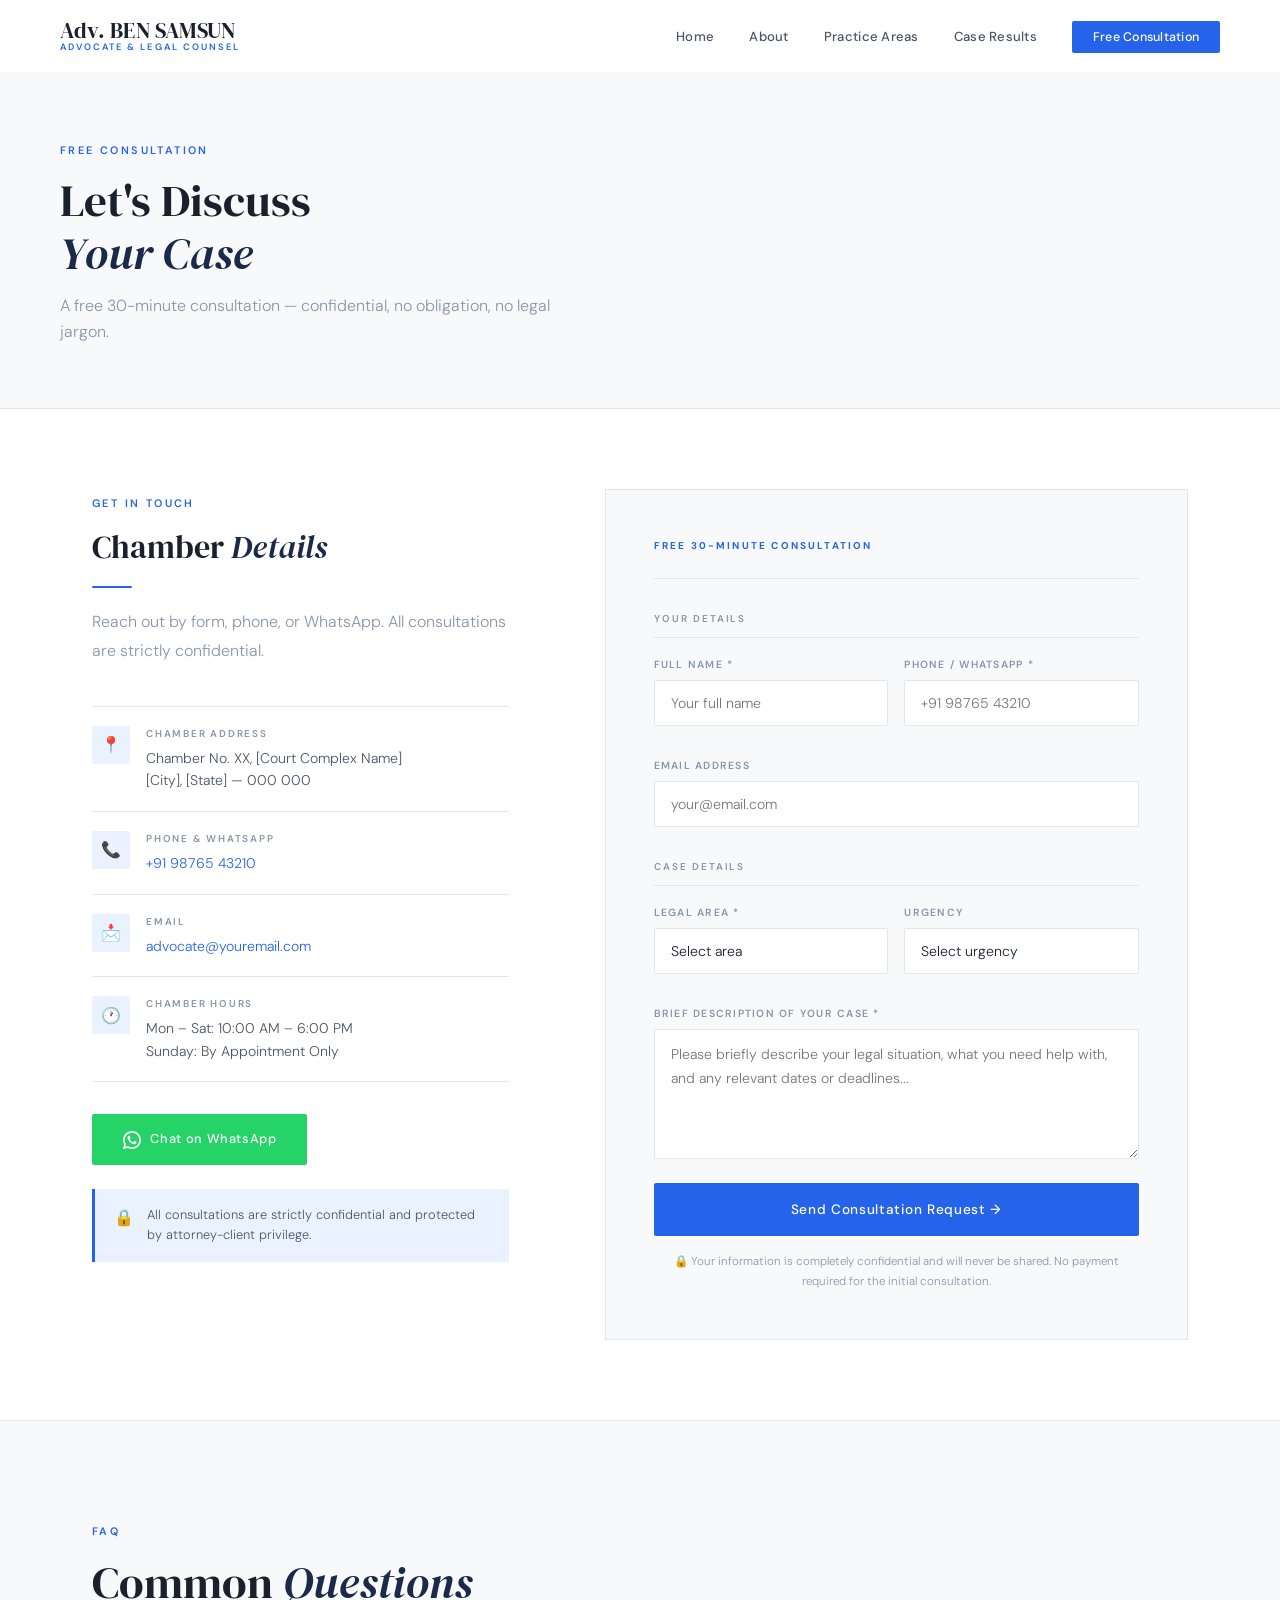
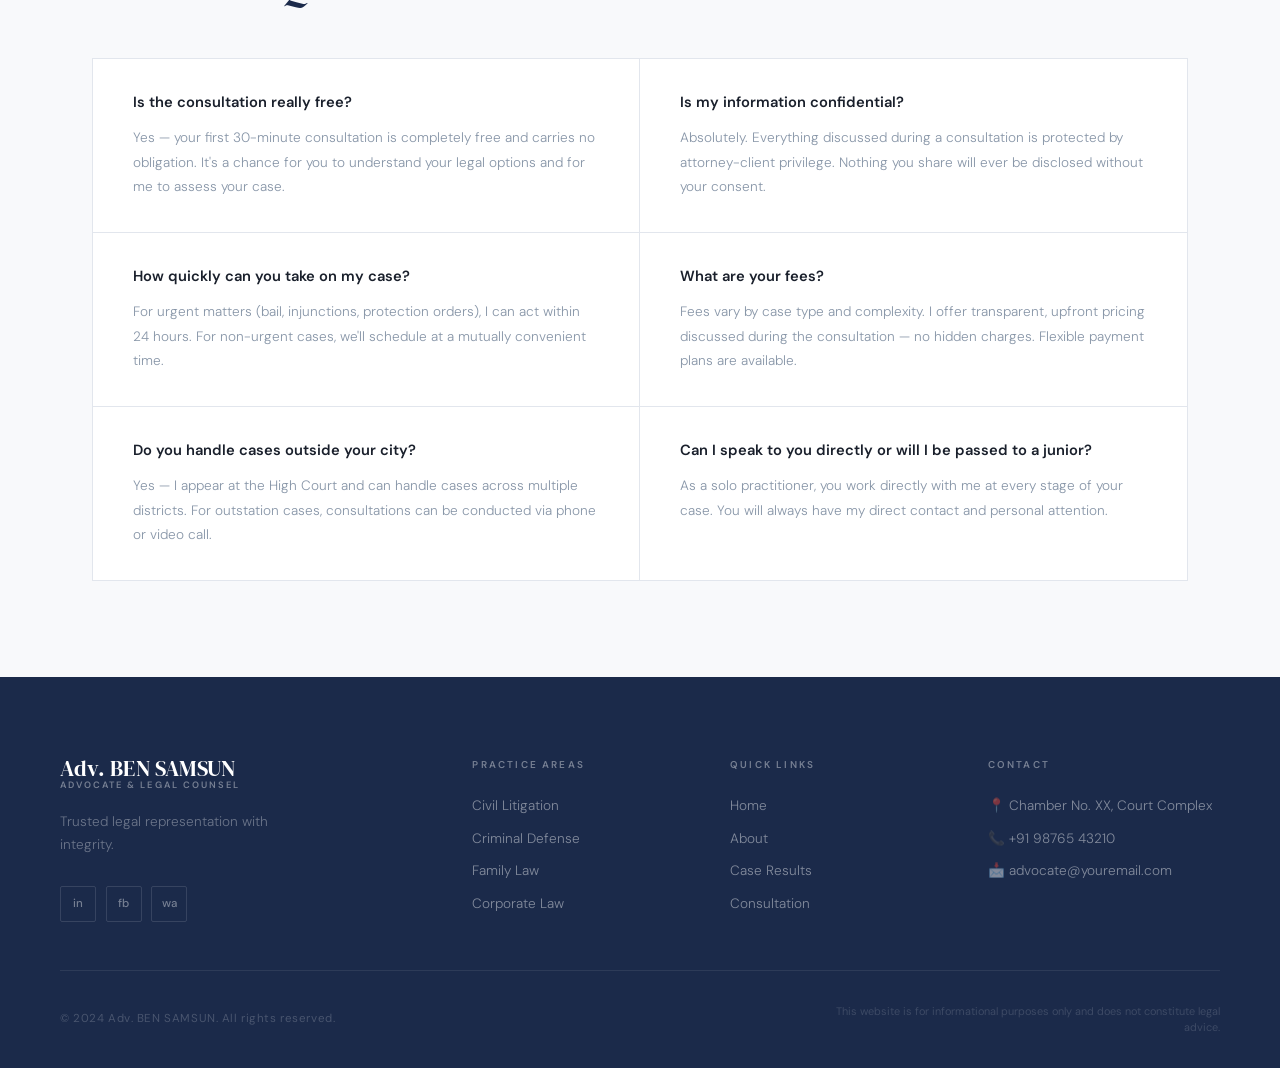
<file: pages/contact.html>
<!DOCTYPE html>
<html lang="en">
<head>
  <meta charset="UTF-8"/>
  <meta name="viewport" content="width=device-width, initial-scale=1.0"/>
  <title>Free Consultation — Advocate [Your Name]</title>
  <link rel="stylesheet" href="../css/global.css"/>
  <link rel="stylesheet" href="../css/contact.css"/>
</head>
<body>

  <nav id="navbar">
    <div class="nav-inner">
      <a href="../index.html" class="logo">Adv. BEN SAMSUN<span class="logo-sub">Advocate & Legal Counsel</span></a>
      <button class="hamburger" id="hamburger"><span></span><span></span><span></span></button>
      <ul class="nav-links" id="navLinks">
        <li><a href="../index.html">Home</a></li>
        <li><a href="about.html">About</a></li>
        <li><a href="practice.html">Practice Areas</a></li>
        <li><a href="cases.html">Case Results</a></li>
        <li><a href="contact.html" class="nav-cta active">Free Consultation</a></li>
      </ul>
    </div>
  </nav>

  <div class="page-hero">
    <div class="page-hero-inner">
      <span class="label">Free Consultation</span>
      <h1 class="section-title">Let's Discuss<br/><em>Your Case</em></h1>
      <p>A free 30-minute consultation — confidential, no obligation, no legal jargon.</p>
    </div>
  </div>

  <section id="contact-section">
    <div class="contact-layout">

      <!-- LEFT: Info -->
      <div class="contact-info reveal">
        <span class="label">Get In Touch</span>
        <h2 class="section-title" style="font-size:2rem;">Chamber <em>Details</em></h2>
        <div class="divider"></div>
        <p class="section-desc" style="margin-bottom:2.5rem;">
          Reach out by form, phone, or WhatsApp. All consultations are strictly confidential.
        </p>

        <div class="contact-items">
          <div class="contact-item">
            <div class="ci-icon">📍</div>
            <div>
              <div class="ci-label">Chamber Address</div>
              <div class="ci-val">Chamber No. XX, [Court Complex Name]<br/>[City], [State] — 000 000</div>
            </div>
          </div>
          <div class="contact-item">
            <div class="ci-icon">📞</div>
            <div>
              <div class="ci-label">Phone & WhatsApp</div>
              <div class="ci-val"><a href="tel:+919876543210">+91 98765 43210</a></div>
            </div>
          </div>
          <div class="contact-item">
            <div class="ci-icon">📩</div>
            <div>
              <div class="ci-label">Email</div>
              <div class="ci-val"><a href="mailto:advocate@youremail.com">advocate@youremail.com</a></div>
            </div>
          </div>
          <div class="contact-item">
            <div class="ci-icon">🕐</div>
            <div>
              <div class="ci-label">Chamber Hours</div>
              <div class="ci-val">Mon – Sat: 10:00 AM – 6:00 PM<br/>Sunday: By Appointment Only</div>
            </div>
          </div>
        </div>

        <a href="https://wa.me/919876543210?text=Hello%2C+I+need+legal+consultation"
           target="_blank" class="whatsapp-btn">
          <svg width="18" height="18" viewBox="0 0 24 24" fill="currentColor">
            <path d="M17.472 14.382c-.297-.149-1.758-.867-2.03-.967-.273-.099-.471-.148-.67.15-.197.297-.767.966-.94 1.164-.173.199-.347.223-.644.075-.297-.15-1.255-.463-2.39-1.475-.883-.788-1.48-1.761-1.653-2.059-.173-.297-.018-.458.13-.606.134-.133.298-.347.446-.52.149-.174.198-.298.298-.497.099-.198.05-.371-.025-.52-.075-.149-.669-1.612-.916-2.207-.242-.579-.487-.5-.669-.51-.173-.008-.371-.01-.57-.01-.198 0-.52.074-.792.372-.272.297-1.04 1.016-1.04 2.479 0 1.462 1.065 2.875 1.213 3.074.149.198 2.096 3.2 5.077 4.487.709.306 1.262.489 1.694.625.712.227 1.36.195 1.871.118.571-.085 1.758-.719 2.006-1.413.248-.694.248-1.289.173-1.413-.074-.124-.272-.198-.57-.347z"/>
            <path d="M12 0C5.373 0 0 5.373 0 12c0 2.123.554 4.118 1.524 5.845L0 24l6.324-1.498A11.955 11.955 0 0012 24c6.627 0 12-5.373 12-12S18.627 0 12 0zm0 21.818a9.818 9.818 0 01-5.013-1.375l-.36-.213-3.724.881.916-3.617-.234-.372A9.784 9.784 0 012.182 12C2.182 6.57 6.57 2.182 12 2.182S21.818 6.57 21.818 12 17.43 21.818 12 21.818z"/>
          </svg>
          Chat on WhatsApp
        </a>

        <div class="consultation-note">
          <div class="cn-icon">🔒</div>
          <p>All consultations are strictly confidential and protected by attorney-client privilege.</p>
        </div>
      </div>

      <!-- RIGHT: Form -->
      <div class="contact-form-wrap reveal">
        <div class="form-top-label">Free 30-Minute Consultation</div>
        <!--
          FORMSPREE SETUP:
          1. Sign up free at formspree.io
          2. Create form → get ID
          3. Replace YOUR_FORM_ID below
        -->
        <form id="contactForm"
              action="https://formspree.io/f/YOUR_FORM_ID"
              method="POST" novalidate>

          <div class="form-section-label">Your Details</div>
          <div class="form-row">
            <div class="form-group">
              <label class="form-label" for="name">Full Name *</label>
              <input class="form-input" type="text" id="name" name="name" placeholder="Your full name" required/>
              <span class="form-error" id="nameErr">Please enter your name.</span>
            </div>
            <div class="form-group">
              <label class="form-label" for="phone">Phone / WhatsApp *</label>
              <input class="form-input" type="tel" id="phone" name="phone" placeholder="+91 98765 43210" required/>
              <span class="form-error" id="phoneErr">Please enter a valid number.</span>
            </div>
          </div>

          <div class="form-group">
            <label class="form-label" for="email">Email Address</label>
            <input class="form-input" type="email" id="email" name="email" placeholder="your@email.com"/>
          </div>

          <div class="form-section-label" style="margin-top:2rem;">Case Details</div>
          <div class="form-row">
            <div class="form-group">
              <label class="form-label" for="area">Legal Area *</label>
              <select class="form-input" id="area" name="area" required>
                <option value="">Select area</option>
                <option value="Civil Litigation">⚖️ Civil Litigation</option>
                <option value="Criminal Defense">🛡️ Criminal Defense</option>
                <option value="Family Law">👨‍👩‍👧 Family Law</option>
                <option value="Corporate Law">🏢 Corporate Law</option>
                <option value="Property Law">🏠 Property Law</option>
                <option value="Labour Law">👷 Labour Law</option>
                <option value="Other">Other</option>
              </select>
              <span class="form-error" id="areaErr">Please select a legal area.</span>
            </div>
            <div class="form-group">
              <label class="form-label" for="urgency">Urgency</label>
              <select class="form-input" id="urgency" name="urgency">
                <option value="">Select urgency</option>
                <option>🚨 Urgent (within 24 hrs)</option>
                <option>⚡ Soon (this week)</option>
                <option>📅 Normal (within a month)</option>
                <option>🔍 Just exploring options</option>
              </select>
            </div>
          </div>

          <div class="form-group">
            <label class="form-label" for="message">Brief Description of Your Case *</label>
            <textarea class="form-input" id="message" name="message"
              placeholder="Please briefly describe your legal situation, what you need help with, and any relevant dates or deadlines..." required></textarea>
            <span class="form-error" id="msgErr">Please describe your case.</span>
          </div>

          <input type="hidden" name="_subject" value="New Consultation Request — Advocate"/>
          <input type="hidden" name="_next" value="contact.html?success=1"/>

          <div id="formSuccess" class="form-success" style="display:none;">
            <span>✅</span>
            <strong>Request Received!</strong>
            <p>Thank you for reaching out. I will contact you within 24 hours to confirm your consultation.</p>
          </div>

          <button type="submit" class="form-submit" id="submitBtn">
            Send Consultation Request →
          </button>

          <p class="form-note">
            🔒 Your information is completely confidential and will never be shared.
            No payment required for the initial consultation.
          </p>
        </form>
      </div>

    </div>
  </section>

  <!-- FAQ -->
  <section id="faq">
    <div class="container">
      <div class="faq-header reveal">
        <span class="label">FAQ</span>
        <h2 class="section-title">Common <em>Questions</em></h2>
      </div>
      <div class="faq-grid">
        <div class="faq-item reveal">
          <h4>Is the consultation really free?</h4>
          <p>Yes — your first 30-minute consultation is completely free and carries no obligation. It's a chance for you to understand your legal options and for me to assess your case.</p>
        </div>
        <div class="faq-item reveal">
          <h4>Is my information confidential?</h4>
          <p>Absolutely. Everything discussed during a consultation is protected by attorney-client privilege. Nothing you share will ever be disclosed without your consent.</p>
        </div>
        <div class="faq-item reveal">
          <h4>How quickly can you take on my case?</h4>
          <p>For urgent matters (bail, injunctions, protection orders), I can act within 24 hours. For non-urgent cases, we'll schedule at a mutually convenient time.</p>
        </div>
        <div class="faq-item reveal">
          <h4>What are your fees?</h4>
          <p>Fees vary by case type and complexity. I offer transparent, upfront pricing discussed during the consultation — no hidden charges. Flexible payment plans are available.</p>
        </div>
        <div class="faq-item reveal">
          <h4>Do you handle cases outside your city?</h4>
          <p>Yes — I appear at the High Court and can handle cases across multiple districts. For outstation cases, consultations can be conducted via phone or video call.</p>
        </div>
        <div class="faq-item reveal">
          <h4>Can I speak to you directly or will I be passed to a junior?</h4>
          <p>As a solo practitioner, you work directly with me at every stage of your case. You will always have my direct contact and personal attention.</p>
        </div>
      </div>
    </div>
  </section>

  <footer id="footer">
    <div class="footer-inner">
      <div class="footer-brand">
        <a href="../index.html" class="logo">Adv. BEN SAMSUN<span class="logo-sub">Advocate & Legal Counsel</span></a>
        <p class="footer-tagline">Trusted legal representation with integrity.</p>
        <div class="social-links">
          <a href="#" class="social-link">in</a><a href="#" class="social-link">fb</a><a href="#" class="social-link">wa</a>
        </div>
      </div>
      <div class="footer-col">
        <div class="footer-heading">Practice Areas</div>
        <ul class="footer-links">
          <li><a href="practice.html#civil">Civil Litigation</a></li>
          <li><a href="practice.html#criminal">Criminal Defense</a></li>
          <li><a href="practice.html#family">Family Law</a></li>
          <li><a href="practice.html#corporate">Corporate Law</a></li>
        </ul>
      </div>
      <div class="footer-col">
        <div class="footer-heading">Quick Links</div>
        <ul class="footer-links">
          <li><a href="../index.html">Home</a></li>
          <li><a href="about.html">About</a></li>
          <li><a href="cases.html">Case Results</a></li>
          <li><a href="contact.html">Consultation</a></li>
        </ul>
      </div>
      <div class="footer-col">
        <div class="footer-heading">Contact</div>
        <ul class="footer-links">
          <li>📍 Chamber No. XX, Court Complex</li>
          <li>📞 +91 98765 43210</li>
          <li>📩 advocate@youremail.com</li>
        </ul>
      </div>
    </div>
    <div class="footer-bottom">
      <span class="footer-copy">© 2024 Adv. BEN SAMSUN. All rights reserved.</span>
      <span class="footer-disclaimer">This website is for informational purposes only and does not constitute legal advice.</span>
    </div>
  </footer>
  <script src="../js/main.js"></script>
  <script src="../js/contact.js"></script>
</body>
</html>
</file>
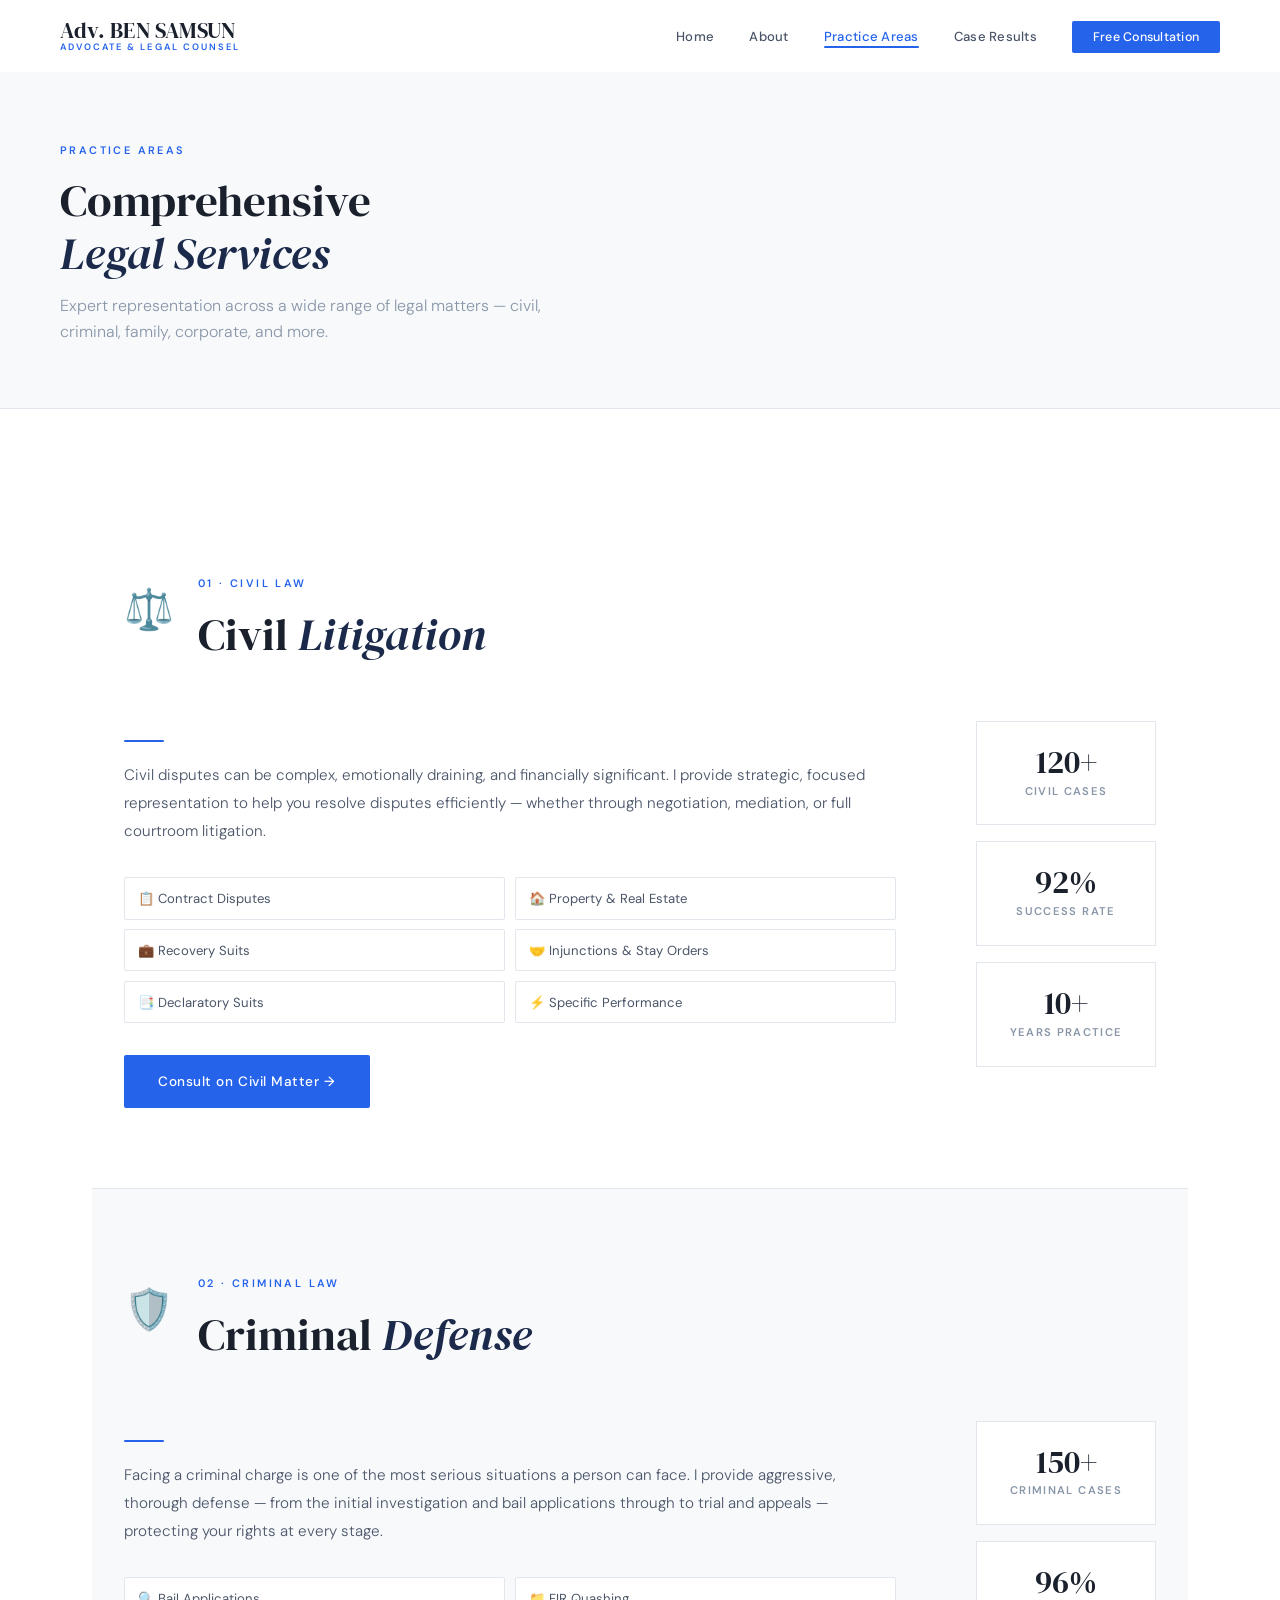
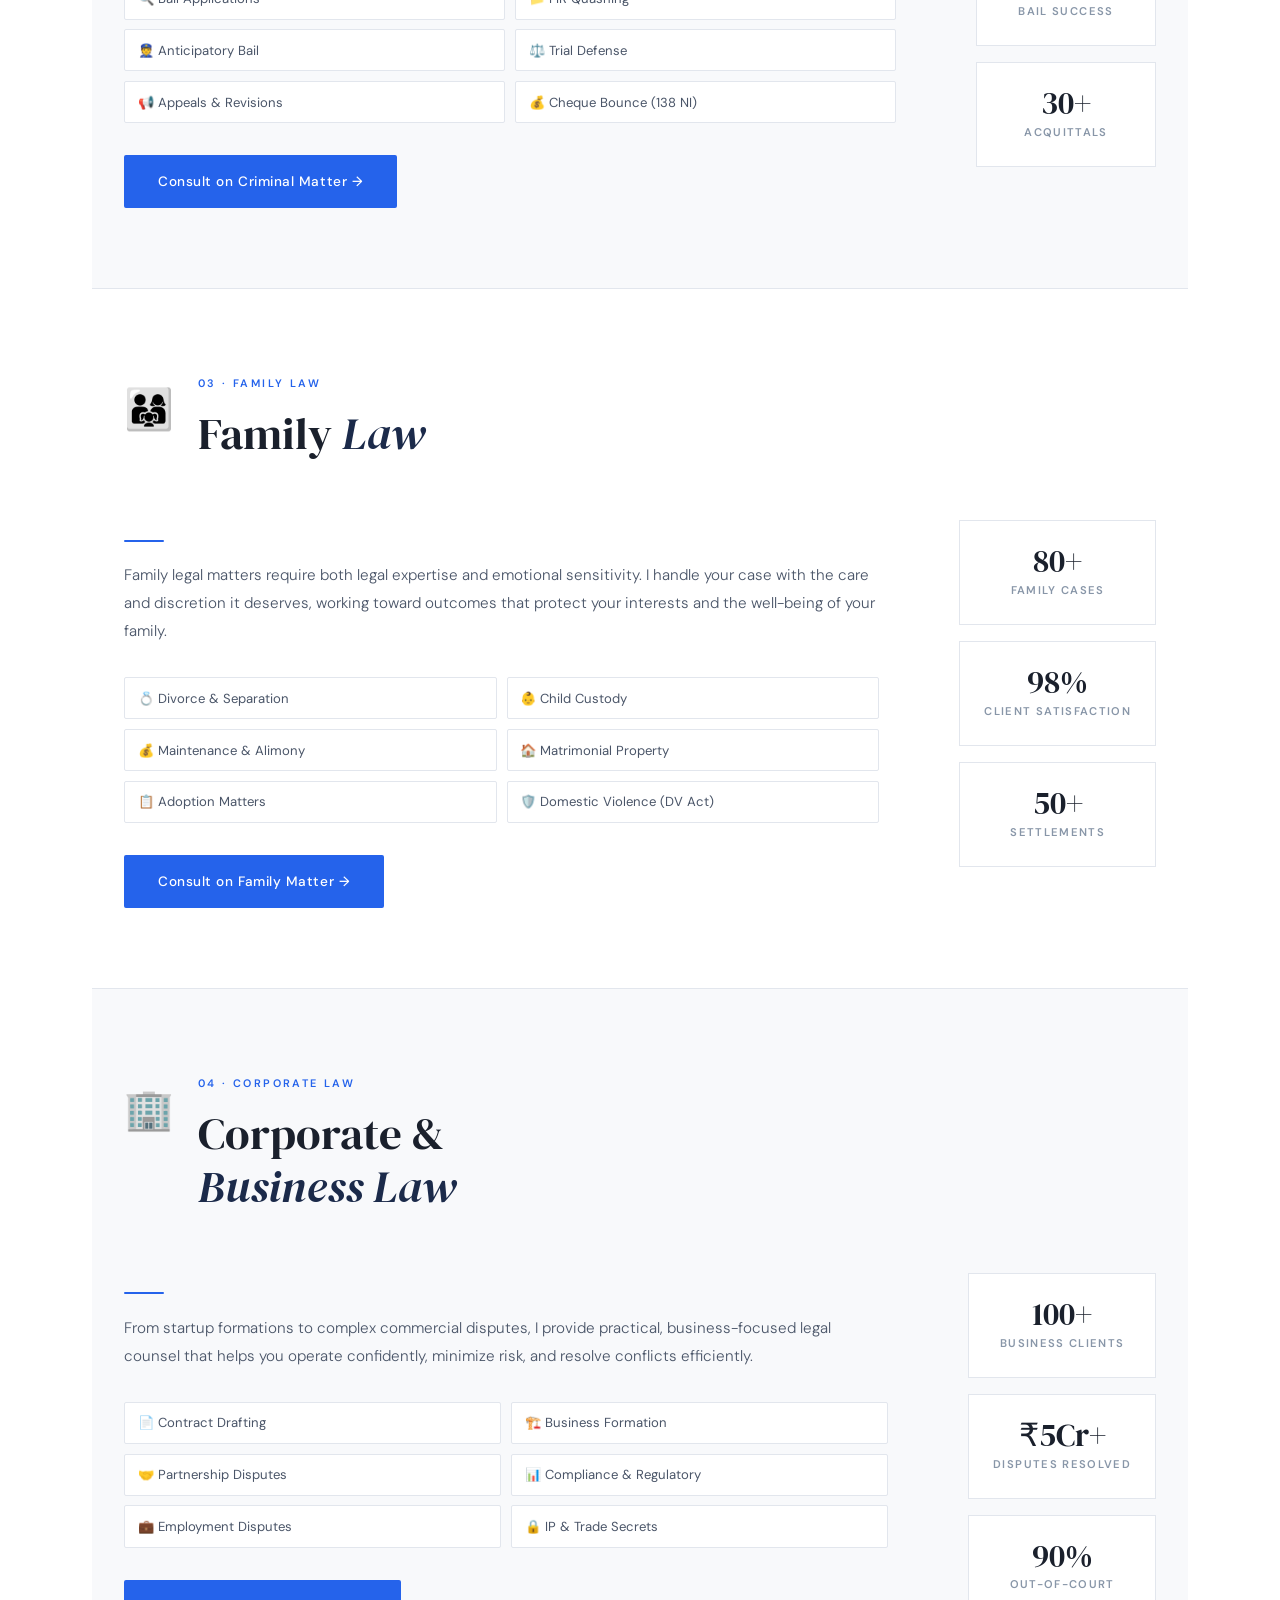
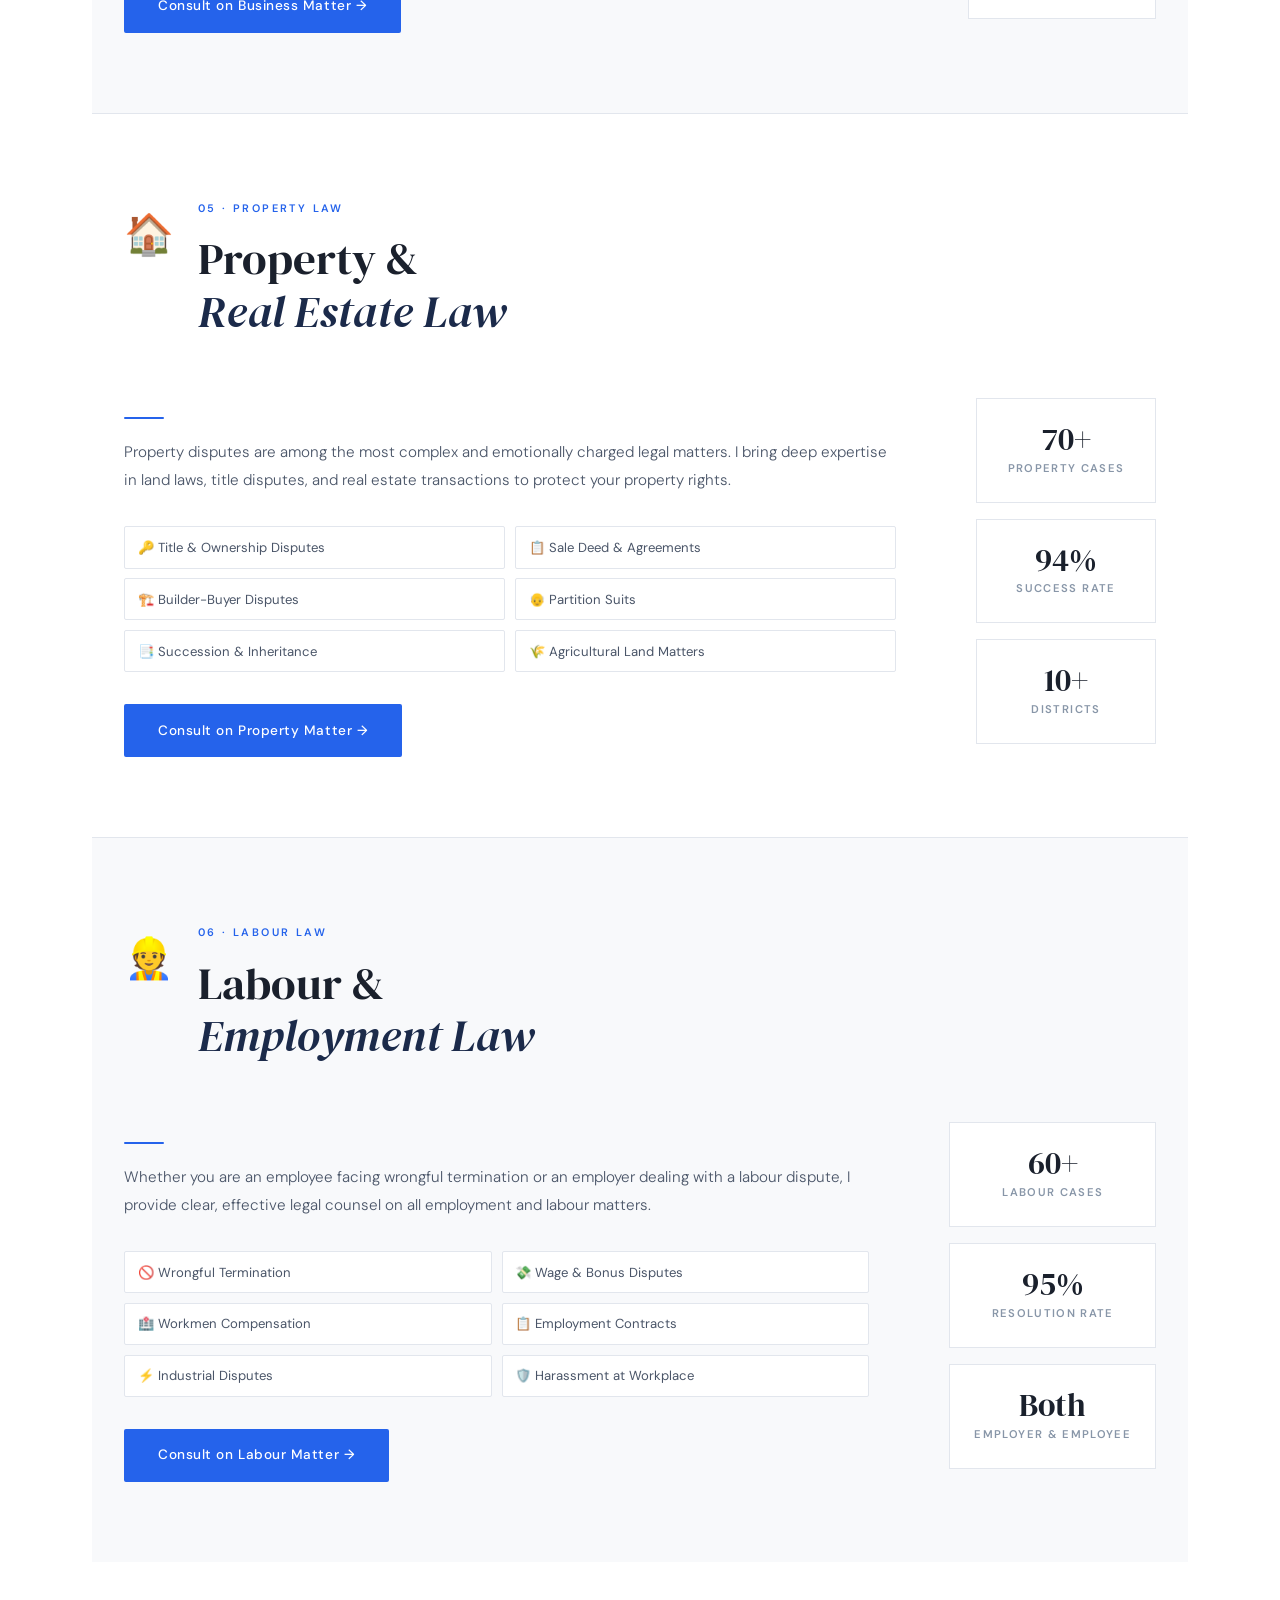
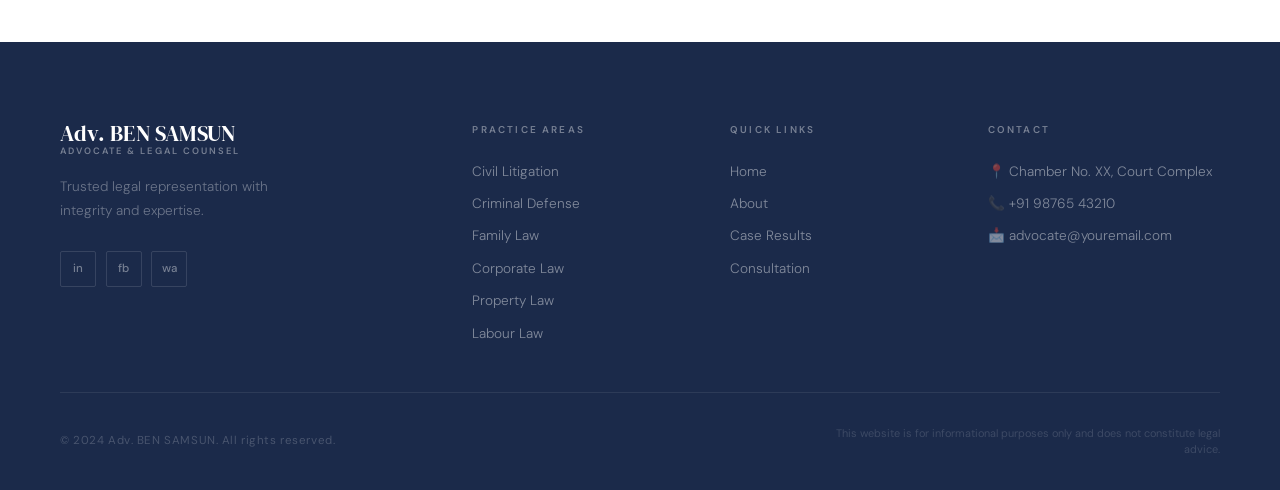
<file: pages/practice.html>
<!DOCTYPE html>
<html lang="en">
<head>
  <meta charset="UTF-8"/>
  <meta name="viewport" content="width=device-width, initial-scale=1.0"/>
  <title>Practice Areas — Advocate [Your Name]</title>
  <link rel="stylesheet" href="../css/global.css"/>
  <link rel="stylesheet" href="../css/practice.css"/>
</head>
<body>

  <nav id="navbar">
    <div class="nav-inner">
      <a href="../index.html" class="logo">Adv. BEN SAMSUN<span class="logo-sub">Advocate & Legal Counsel</span></a>
      <button class="hamburger" id="hamburger"><span></span><span></span><span></span></button>
      <ul class="nav-links" id="navLinks">
        <li><a href="../index.html">Home</a></li>
        <li><a href="about.html">About</a></li>
        <li><a href="practice.html" class="active">Practice Areas</a></li>
        <li><a href="cases.html">Case Results</a></li>
        <li><a href="contact.html" class="nav-cta">Free Consultation</a></li>
      </ul>
    </div>
  </nav>

  <div class="page-hero">
    <div class="page-hero-inner">
      <span class="label">Practice Areas</span>
      <h1 class="section-title">Comprehensive<br/><em>Legal Services</em></h1>
      <p>Expert representation across a wide range of legal matters — civil, criminal, family, corporate, and more.</p>
    </div>
  </div>

  <section id="practice-list">
    <div class="container">

      <!-- CIVIL -->
      <div class="practice-block reveal" id="civil">
        <div class="pb-header">
          <div class="pb-icon">⚖️</div>
          <div>
            <span class="label">01 · Civil Law</span>
            <h2 class="section-title">Civil <em>Litigation</em></h2>
          </div>
        </div>
        <div class="pb-body">
          <div class="pb-desc">
            <div class="divider"></div>
            <p>Civil disputes can be complex, emotionally draining, and financially significant. I provide strategic, focused representation to help you resolve disputes efficiently — whether through negotiation, mediation, or full courtroom litigation.</p>
            <div class="pb-services">
              <div class="pb-service-item">📋 Contract Disputes</div>
              <div class="pb-service-item">🏠 Property & Real Estate</div>
              <div class="pb-service-item">💼 Recovery Suits</div>
              <div class="pb-service-item">🤝 Injunctions & Stay Orders</div>
              <div class="pb-service-item">📑 Declaratory Suits</div>
              <div class="pb-service-item">⚡ Specific Performance</div>
            </div>
            <a href="contact.html?area=civil" class="btn-primary">Consult on Civil Matter →</a>
          </div>
          <div class="pb-stats">
            <div class="pb-stat"><div class="ps-num">120+</div><div class="ps-label">Civil Cases</div></div>
            <div class="pb-stat"><div class="ps-num">92%</div><div class="ps-label">Success Rate</div></div>
            <div class="pb-stat"><div class="ps-num">10+</div><div class="ps-label">Years Practice</div></div>
          </div>
        </div>
      </div>

      <!-- CRIMINAL -->
      <div class="practice-block practice-block-alt reveal" id="criminal">
        <div class="pb-header">
          <div class="pb-icon">🛡️</div>
          <div>
            <span class="label">02 · Criminal Law</span>
            <h2 class="section-title">Criminal <em>Defense</em></h2>
          </div>
        </div>
        <div class="pb-body">
          <div class="pb-desc">
            <div class="divider"></div>
            <p>Facing a criminal charge is one of the most serious situations a person can face. I provide aggressive, thorough defense — from the initial investigation and bail applications through to trial and appeals — protecting your rights at every stage.</p>
            <div class="pb-services">
              <div class="pb-service-item">🔍 Bail Applications</div>
              <div class="pb-service-item">📁 FIR Quashing</div>
              <div class="pb-service-item">👮 Anticipatory Bail</div>
              <div class="pb-service-item">⚖️ Trial Defense</div>
              <div class="pb-service-item">📢 Appeals & Revisions</div>
              <div class="pb-service-item">💰 Cheque Bounce (138 NI)</div>
            </div>
            <a href="contact.html?area=criminal" class="btn-primary">Consult on Criminal Matter →</a>
          </div>
          <div class="pb-stats">
            <div class="pb-stat"><div class="ps-num">150+</div><div class="ps-label">Criminal Cases</div></div>
            <div class="pb-stat"><div class="ps-num">96%</div><div class="ps-label">Bail Success</div></div>
            <div class="pb-stat"><div class="ps-num">30+</div><div class="ps-label">Acquittals</div></div>
          </div>
        </div>
      </div>

      <!-- FAMILY -->
      <div class="practice-block reveal" id="family">
        <div class="pb-header">
          <div class="pb-icon">👨‍👩‍👧</div>
          <div>
            <span class="label">03 · Family Law</span>
            <h2 class="section-title">Family <em>Law</em></h2>
          </div>
        </div>
        <div class="pb-body">
          <div class="pb-desc">
            <div class="divider"></div>
            <p>Family legal matters require both legal expertise and emotional sensitivity. I handle your case with the care and discretion it deserves, working toward outcomes that protect your interests and the well-being of your family.</p>
            <div class="pb-services">
              <div class="pb-service-item">💍 Divorce & Separation</div>
              <div class="pb-service-item">👶 Child Custody</div>
              <div class="pb-service-item">💰 Maintenance & Alimony</div>
              <div class="pb-service-item">🏠 Matrimonial Property</div>
              <div class="pb-service-item">📋 Adoption Matters</div>
              <div class="pb-service-item">🛡️ Domestic Violence (DV Act)</div>
            </div>
            <a href="contact.html?area=family" class="btn-primary">Consult on Family Matter →</a>
          </div>
          <div class="pb-stats">
            <div class="pb-stat"><div class="ps-num">80+</div><div class="ps-label">Family Cases</div></div>
            <div class="pb-stat"><div class="ps-num">98%</div><div class="ps-label">Client Satisfaction</div></div>
            <div class="pb-stat"><div class="ps-num">50+</div><div class="ps-label">Settlements</div></div>
          </div>
        </div>
      </div>

      <!-- CORPORATE -->
      <div class="practice-block practice-block-alt reveal" id="corporate">
        <div class="pb-header">
          <div class="pb-icon">🏢</div>
          <div>
            <span class="label">04 · Corporate Law</span>
            <h2 class="section-title">Corporate &<br/><em>Business Law</em></h2>
          </div>
        </div>
        <div class="pb-body">
          <div class="pb-desc">
            <div class="divider"></div>
            <p>From startup formations to complex commercial disputes, I provide practical, business-focused legal counsel that helps you operate confidently, minimize risk, and resolve conflicts efficiently.</p>
            <div class="pb-services">
              <div class="pb-service-item">📄 Contract Drafting</div>
              <div class="pb-service-item">🏗️ Business Formation</div>
              <div class="pb-service-item">🤝 Partnership Disputes</div>
              <div class="pb-service-item">📊 Compliance & Regulatory</div>
              <div class="pb-service-item">💼 Employment Disputes</div>
              <div class="pb-service-item">🔒 IP & Trade Secrets</div>
            </div>
            <a href="contact.html?area=corporate" class="btn-primary">Consult on Business Matter →</a>
          </div>
          <div class="pb-stats">
            <div class="pb-stat"><div class="ps-num">100+</div><div class="ps-label">Business Clients</div></div>
            <div class="pb-stat"><div class="ps-num">₹5Cr+</div><div class="ps-label">Disputes Resolved</div></div>
            <div class="pb-stat"><div class="ps-num">90%</div><div class="ps-label">Out-of-Court</div></div>
          </div>
        </div>
      </div>

      <!-- PROPERTY -->
      <div class="practice-block reveal" id="property">
        <div class="pb-header">
          <div class="pb-icon">🏠</div>
          <div>
            <span class="label">05 · Property Law</span>
            <h2 class="section-title">Property &<br/><em>Real Estate Law</em></h2>
          </div>
        </div>
        <div class="pb-body">
          <div class="pb-desc">
            <div class="divider"></div>
            <p>Property disputes are among the most complex and emotionally charged legal matters. I bring deep expertise in land laws, title disputes, and real estate transactions to protect your property rights.</p>
            <div class="pb-services">
              <div class="pb-service-item">🔑 Title & Ownership Disputes</div>
              <div class="pb-service-item">📋 Sale Deed & Agreements</div>
              <div class="pb-service-item">🏗️ Builder-Buyer Disputes</div>
              <div class="pb-service-item">👴 Partition Suits</div>
              <div class="pb-service-item">📑 Succession & Inheritance</div>
              <div class="pb-service-item">🌾 Agricultural Land Matters</div>
            </div>
            <a href="contact.html?area=property" class="btn-primary">Consult on Property Matter →</a>
          </div>
          <div class="pb-stats">
            <div class="pb-stat"><div class="ps-num">70+</div><div class="ps-label">Property Cases</div></div>
            <div class="pb-stat"><div class="ps-num">94%</div><div class="ps-label">Success Rate</div></div>
            <div class="pb-stat"><div class="ps-num">10+</div><div class="ps-label">Districts</div></div>
          </div>
        </div>
      </div>

      <!-- LABOUR -->
      <div class="practice-block practice-block-alt reveal" id="labour">
        <div class="pb-header">
          <div class="pb-icon">👷</div>
          <div>
            <span class="label">06 · Labour Law</span>
            <h2 class="section-title">Labour &<br/><em>Employment Law</em></h2>
          </div>
        </div>
        <div class="pb-body">
          <div class="pb-desc">
            <div class="divider"></div>
            <p>Whether you are an employee facing wrongful termination or an employer dealing with a labour dispute, I provide clear, effective legal counsel on all employment and labour matters.</p>
            <div class="pb-services">
              <div class="pb-service-item">🚫 Wrongful Termination</div>
              <div class="pb-service-item">💸 Wage & Bonus Disputes</div>
              <div class="pb-service-item">🏥 Workmen Compensation</div>
              <div class="pb-service-item">📋 Employment Contracts</div>
              <div class="pb-service-item">⚡ Industrial Disputes</div>
              <div class="pb-service-item">🛡️ Harassment at Workplace</div>
            </div>
            <a href="contact.html?area=labour" class="btn-primary">Consult on Labour Matter →</a>
          </div>
          <div class="pb-stats">
            <div class="pb-stat"><div class="ps-num">60+</div><div class="ps-label">Labour Cases</div></div>
            <div class="pb-stat"><div class="ps-num">95%</div><div class="ps-label">Resolution Rate</div></div>
            <div class="pb-stat"><div class="ps-num">Both</div><div class="ps-label">Employer & Employee</div></div>
          </div>
        </div>
      </div>

    </div>
  </section>

  <footer id="footer">
    <div class="footer-inner">
      <div class="footer-brand">
        <a href="../index.html" class="logo">Adv. BEN SAMSUN<span class="logo-sub">Advocate & Legal Counsel</span></a>
        <p class="footer-tagline">Trusted legal representation with integrity and expertise.</p>
        <div class="social-links">
          <a href="#" class="social-link">in</a><a href="#" class="social-link">fb</a><a href="#" class="social-link">wa</a>
        </div>
      </div>
      <div class="footer-col">
        <div class="footer-heading">Practice Areas</div>
        <ul class="footer-links">
          <li><a href="#civil">Civil Litigation</a></li>
          <li><a href="#criminal">Criminal Defense</a></li>
          <li><a href="#family">Family Law</a></li>
          <li><a href="#corporate">Corporate Law</a></li>
          <li><a href="#property">Property Law</a></li>
          <li><a href="#labour">Labour Law</a></li>
        </ul>
      </div>
      <div class="footer-col">
        <div class="footer-heading">Quick Links</div>
        <ul class="footer-links">
          <li><a href="../index.html">Home</a></li>
          <li><a href="about.html">About</a></li>
          <li><a href="cases.html">Case Results</a></li>
          <li><a href="contact.html">Consultation</a></li>
        </ul>
      </div>
      <div class="footer-col">
        <div class="footer-heading">Contact</div>
        <ul class="footer-links">
          <li>📍 Chamber No. XX, Court Complex</li>
          <li>📞 +91 98765 43210</li>
          <li>📩 advocate@youremail.com</li>
        </ul>
      </div>
    </div>
    <div class="footer-bottom">
      <span class="footer-copy">© 2024 Adv. BEN SAMSUN. All rights reserved.</span>
      <span class="footer-disclaimer">This website is for informational purposes only and does not constitute legal advice.</span>
    </div>
  </footer>
  <script src="../js/main.js"></script>
</body>
</html>
</file>
<file: css/global.css>
/* ============================================
   ADVOCATE SITE — Global Styles
   File: css/global.css
   Design: Modern & Clean — Crisp white, slate
   navy accents, refined typography
   ============================================ */

@import url('https://fonts.googleapis.com/css2?family=DM+Serif+Display:ital@0;1&family=DM+Sans:wght@300;400;500;600&display=swap');

/* === CSS VARIABLES === */
:root {
  --white:      #FFFFFF;
  --off-white:  #F8F9FB;
  --light:      #EEF1F6;
  --border:     #E2E6ED;
  --slate:      #8896A8;
  --body:       #4A5568;
  --heading:    #1A202C;
  --navy:       #1B2A4A;
  --accent:     #2563EB;
  --accent-lt:  #EBF2FF;
  --gold:       #B8973A;

  --font-serif: 'DM Serif Display', Georgia, serif;
  --font-sans:  'DM Sans', sans-serif;

  --shadow-xs:  0 1px 3px rgba(26,32,44,0.06);
  --shadow-sm:  0 4px 16px rgba(26,32,44,0.08);
  --shadow-md:  0 8px 32px rgba(26,32,44,0.10);
  --shadow-lg:  0 20px 60px rgba(26,32,44,0.12);
  --transition: all 0.3s ease;

  --nav-height: 72px;
  --max-width:  1160px;
}

/* === RESET === */
*, *::before, *::after { margin:0; padding:0; box-sizing:border-box; }
html { scroll-behavior:smooth; font-size:16px; }
body {
  font-family: var(--font-sans);
  background: var(--white);
  color: var(--body);
  overflow-x: hidden;
  line-height: 1.6;
  -webkit-font-smoothing: antialiased;
}
img { display:block; max-width:100%; height:auto; }
a  { text-decoration:none; color:inherit; }
ul { list-style:none; }

/* === TYPOGRAPHY === */
.label {
  display: inline-block;
  font-size: 0.68rem;
  font-weight: 600;
  letter-spacing: 0.22em;
  text-transform: uppercase;
  color: var(--accent);
  margin-bottom: 1rem;
}

.section-title {
  font-family: var(--font-serif);
  font-size: clamp(2rem, 3.5vw, 3rem);
  font-weight: 400;
  line-height: 1.18;
  color: var(--heading);
  margin-bottom: 1.2rem;
}
.section-title em { font-style: italic; color: var(--navy); }

.section-desc {
  font-size: 1rem;
  line-height: 1.85;
  color: var(--slate);
  font-weight: 300;
  max-width: 520px;
}

/* === CONTAINER === */
.container {
  max-width: var(--max-width);
  margin: 0 auto;
  padding: 0 2rem;
}

/* === BUTTONS === */
.btn-primary {
  display: inline-flex;
  align-items: center;
  gap: 0.5rem;
  background: var(--accent);
  color: var(--white);
  padding: 0.85rem 2rem;
  font-family: var(--font-sans);
  font-size: 0.85rem;
  font-weight: 500;
  letter-spacing: 0.04em;
  border: 2px solid var(--accent);
  cursor: pointer;
  border-radius: 2px;
  transition: var(--transition);
}
.btn-primary:hover {
  background: var(--navy);
  border-color: var(--navy);
}

.btn-outline {
  display: inline-flex;
  align-items: center;
  gap: 0.5rem;
  background: transparent;
  color: var(--heading);
  padding: 0.82rem 1.8rem;
  font-family: var(--font-sans);
  font-size: 0.85rem;
  font-weight: 500;
  border: 1.5px solid var(--border);
  cursor: pointer;
  border-radius: 2px;
  transition: var(--transition);
}
.btn-outline:hover {
  border-color: var(--accent);
  color: var(--accent);
}

.btn-text {
  font-size: 0.85rem;
  font-weight: 500;
  color: var(--accent);
  display: inline-flex;
  align-items: center;
  gap: 0.4rem;
  transition: gap 0.3s;
}
.btn-text:hover { gap: 0.7rem; }

/* === DIVIDER === */
.divider {
  width: 40px; height: 2px;
  background: var(--accent);
  margin: 1.2rem 0;
  border-radius: 2px;
}

/* ============================================
   NAVBAR
   ============================================ */
#navbar {
  position: fixed; top:0; left:0; right:0; z-index:1000;
  height: var(--nav-height);
  display: flex; align-items: center;
  padding: 0 3rem;
  background: rgba(255,255,255,0.95);
  backdrop-filter: blur(12px);
  -webkit-backdrop-filter: blur(12px);
  border-bottom: 1px solid transparent;
  transition: border-color 0.3s, box-shadow 0.3s;
}
#navbar.scrolled {
  border-bottom-color: var(--border);
  box-shadow: var(--shadow-xs);
}

.nav-inner {
  width: 100%;
  max-width: var(--max-width);
  margin: 0 auto;
  display: flex;
  justify-content: space-between;
  align-items: center;
}

/* Logo */
.logo {
  font-family: var(--font-serif);
  font-size: 1.35rem;
  color: var(--heading);
  letter-spacing: 0.01em;
  display: flex;
  flex-direction: column;
  line-height: 1.1;
}
.logo-sub {
  font-family: var(--font-sans);
  font-size: 0.58rem;
  font-weight: 600;
  letter-spacing: 0.22em;
  text-transform: uppercase;
  color: var(--accent);
}

/* Nav Links */
.nav-links {
  display: flex;
  align-items: center;
  gap: 2.2rem;
}
.nav-links a {
  font-size: 0.82rem;
  font-weight: 500;
  color: var(--body);
  letter-spacing: 0.02em;
  position: relative;
  transition: color 0.3s;
}
.nav-links a::after {
  content: '';
  position: absolute; bottom: -3px; left: 0;
  width: 0; height: 1.5px;
  background: var(--accent);
  transition: width 0.35s ease;
  border-radius: 2px;
}
.nav-links a:hover,
.nav-links a.active { color: var(--accent); }
.nav-links a:hover::after,
.nav-links a.active::after { width: 100%; }

.nav-links a.nav-cta {
  background: var(--accent);
  color: var(--white);
  padding: 0.5rem 1.3rem;
  border-radius: 2px;
  font-size: 0.78rem;
}
.nav-links a.nav-cta::after { display: none; }
.nav-links a.nav-cta:hover { background: var(--navy); color: var(--white); }

/* Hamburger */
.hamburger {
  display: none;
  flex-direction: column;
  gap: 5px;
  background: none;
  border: none;
  cursor: pointer;
  padding: 4px;
}
.hamburger span {
  display: block;
  width: 22px; height: 1.5px;
  background: var(--heading);
  transition: var(--transition);
  border-radius: 2px;
}
.hamburger.open span:nth-child(1) { transform: translateY(6.5px) rotate(45deg); }
.hamburger.open span:nth-child(2) { opacity: 0; }
.hamburger.open span:nth-child(3) { transform: translateY(-6.5px) rotate(-45deg); }

/* ============================================
   FOOTER
   ============================================ */
#footer {
  background: var(--navy);
  padding: 5rem 2rem 2rem;
}

.footer-inner {
  max-width: var(--max-width);
  margin: 0 auto;
  display: grid;
  grid-template-columns: 1.8fr 1fr 1fr 1.2fr;
  gap: 4rem;
  padding-bottom: 3rem;
  border-bottom: 1px solid rgba(255,255,255,0.08);
  margin-bottom: 2rem;
}

.footer-brand .logo { color: var(--white); }
.footer-brand .logo-sub { color: rgba(255,255,255,0.4); }

.footer-tagline {
  font-size: 0.85rem;
  line-height: 1.75;
  color: rgba(255,255,255,0.35);
  font-weight: 300;
  max-width: 240px;
  margin: 1.2rem 0 1.8rem;
}

.social-links { display: flex; gap: 0.6rem; }
.social-link {
  width: 36px; height: 36px;
  border: 1px solid rgba(255,255,255,0.12);
  border-radius: 2px;
  display: flex; align-items: center; justify-content: center;
  font-size: 0.72rem;
  color: rgba(255,255,255,0.4);
  font-weight: 500;
  transition: var(--transition);
}
.social-link:hover {
  background: var(--accent);
  border-color: var(--accent);
  color: var(--white);
}

.footer-heading {
  font-size: 0.62rem;
  font-weight: 600;
  letter-spacing: 0.22em;
  text-transform: uppercase;
  color: rgba(255,255,255,0.4);
  margin-bottom: 1.5rem;
}

.footer-links { display: flex; flex-direction: column; gap: 0.75rem; }
.footer-links li,
.footer-links a {
  font-size: 0.85rem;
  color: rgba(255,255,255,0.45);
  font-weight: 300;
  transition: color 0.3s;
  line-height: 1.5;
}
.footer-links a:hover { color: var(--white); }

.footer-bottom {
  max-width: var(--max-width);
  margin: 0 auto;
  display: flex;
  justify-content: space-between;
  align-items: center;
}
.footer-copy {
  font-size: 0.72rem;
  color: rgba(255,255,255,0.2);
  letter-spacing: 0.05em;
}
.footer-disclaimer {
  font-size: 0.68rem;
  color: rgba(255,255,255,0.15);
  max-width: 400px;
  text-align: right;
  line-height: 1.5;
}

/* ============================================
   PAGE HERO (inner pages)
   ============================================ */
.page-hero {
  background: var(--off-white);
  padding: calc(var(--nav-height) + 4rem) 2rem 4rem;
  border-bottom: 1px solid var(--border);
}
.page-hero-inner {
  max-width: var(--max-width);
  margin: 0 auto;
}
.page-hero .section-title { margin-bottom: 0.75rem; }
.page-hero p {
  font-size: 1rem;
  color: var(--slate);
  font-weight: 300;
  max-width: 500px;
}

/* ============================================
   SCROLL REVEAL
   ============================================ */
.reveal {
  opacity: 0;
  transform: translateY(24px);
  transition: opacity 0.7s ease, transform 0.7s ease;
}
.reveal.visible {
  opacity: 1;
  transform: translateY(0);
}

/* ============================================
   RESPONSIVE
   ============================================ */
@media (max-width: 960px) {
  #navbar { padding: 0 1.5rem; }
  .hamburger { display: flex; }
  .nav-links {
    position: fixed;
    top: var(--nav-height); left: 0; right: 0;
    flex-direction: column;
    gap: 0;
    background: var(--white);
    border-top: 1px solid var(--border);
    max-height: 0;
    overflow: hidden;
    transition: max-height 0.4s ease;
    box-shadow: var(--shadow-md);
  }
  .nav-links.open { max-height: 500px; }
  .nav-links li { width: 100%; }
  .nav-links a {
    display: block;
    padding: 1rem 2rem;
    border-bottom: 1px solid var(--border);
    font-size: 0.88rem;
  }
  .nav-links a.nav-cta {
    margin: 1rem 2rem;
    display: inline-block;
    text-align: center;
  }
  .footer-inner { grid-template-columns: 1fr 1fr; gap: 2.5rem; }
  .footer-brand { grid-column: 1 / -1; }
  .footer-bottom { flex-direction: column; gap: 0.5rem; text-align: center; }
  .footer-disclaimer { text-align: center; }
  #footer { padding: 3rem 1.5rem 2rem; }
}

@media (max-width: 540px) {
  .footer-inner { grid-template-columns: 1fr; }
}
</file>
<file: css/home.css>
/* ============================================
   ADVOCATE SITE — Home Page Styles
   File: css/home.css
   ============================================ */

/* ===== HERO ===== */
#hero {
  min-height: 100vh;
  display: flex;
  align-items: center;
  padding: calc(var(--nav-height) + 3rem) 2rem 4rem;
  background: var(--white);
  position: relative;
  overflow: hidden;
}

#hero::before {
  content: '';
  position: absolute;
  top: 0; right: 0;
  width: 45%;
  height: 100%;
  background: var(--off-white);
  clip-path: polygon(8% 0, 100% 0, 100% 100%, 0% 100%);
  z-index: 0;
}

.hero-inner {
  max-width: var(--max-width);
  margin: 0 auto;
  width: 100%;
  display: grid;
  grid-template-columns: 1fr 1fr;
  gap: 5rem;
  align-items: center;
  position: relative;
  z-index: 1;
}

.hero-badge {
  display: inline-flex;
  align-items: center;
  gap: 0.5rem;
  font-size: 0.72rem;
  font-weight: 500;
  color: var(--accent);
  background: var(--accent-lt);
  padding: 0.4rem 1rem;
  border-radius: 100px;
  margin-bottom: 1.5rem;
  letter-spacing: 0.03em;
}
.badge-dot {
  width: 7px; height: 7px;
  background: #22C55E;
  border-radius: 50%;
  animation: pulse 2s ease-in-out infinite;
}
@keyframes pulse {
  0%,100% { opacity: 1; transform: scale(1); }
  50% { opacity: 0.6; transform: scale(1.3); }
}

.hero-title {
  font-family: var(--font-serif);
  font-size: clamp(2.8rem, 5vw, 4.5rem);
  font-weight: 400;
  line-height: 1.1;
  color: var(--heading);
  margin-bottom: 1.5rem;
}
.hero-title em { font-style: italic; color: var(--accent); }

.hero-desc {
  font-size: 1rem;
  line-height: 1.85;
  color: var(--slate);
  font-weight: 300;
  max-width: 460px;
  margin-bottom: 2.5rem;
}

.hero-actions {
  display: flex;
  gap: 1rem;
  align-items: center;
  flex-wrap: wrap;
  margin-bottom: 3.5rem;
}

.hero-trust {
  display: flex;
  align-items: center;
  gap: 2rem;
  padding-top: 2.5rem;
  border-top: 1px solid var(--border);
}
.trust-num {
  font-family: var(--font-serif);
  font-size: 2rem;
  color: var(--heading);
  line-height: 1;
}
.trust-label {
  font-size: 0.72rem;
  color: var(--slate);
  font-weight: 400;
  margin-top: 0.2rem;
  letter-spacing: 0.03em;
}
.trust-sep {
  width: 1px; height: 40px;
  background: var(--border);
}

/* Hero Visual */
.hero-visual {
  display: flex;
  flex-direction: column;
  gap: 1rem;
  align-items: center;
}

.hero-card {
  width: 100%;
  max-width: 380px;
  aspect-ratio: 3/4;
  background: var(--light);
  border: 1px solid var(--border);
  position: relative;
  overflow: hidden;
}

.hero-photo-placeholder {
  width: 100%; height: 100%;
  display: flex; flex-direction: column;
  align-items: center; justify-content: center;
  gap: 1rem; text-align: center; padding: 2rem;
}
.hero-photo-placeholder p {
  font-size: 0.88rem;
  color: var(--slate);
  font-weight: 400;
}
.hero-photo-placeholder small {
  font-size: 0.68rem;
  color: var(--border);
  line-height: 1.6;
}

/* Real photo */
.hero-card img {
  width: 100%; height: 100%;
  object-fit: cover;
  object-position: top center;
}

.hero-card-tag {
  position: absolute;
  bottom: 1.2rem; left: 1.2rem;
  background: var(--white);
  padding: 0.5rem 1rem;
  font-size: 0.72rem;
  font-weight: 600;
  color: var(--accent);
  display: flex;
  align-items: center;
  gap: 0.4rem;
  box-shadow: var(--shadow-sm);
  border-radius: 2px;
}

.hero-card-info {
  width: 100%;
  max-width: 380px;
  background: var(--white);
  border: 1px solid var(--border);
  padding: 1.2rem 1.5rem;
  display: flex;
  flex-direction: column;
  gap: 0.75rem;
  box-shadow: var(--shadow-xs);
}
.info-row {
  display: flex;
  justify-content: space-between;
  align-items: center;
  padding-bottom: 0.75rem;
  border-bottom: 1px solid var(--border);
}
.info-row:last-child { border-bottom: none; padding-bottom: 0; }
.info-label {
  font-size: 0.68rem;
  font-weight: 600;
  letter-spacing: 0.1em;
  text-transform: uppercase;
  color: var(--slate);
}
.info-val {
  font-size: 0.82rem;
  font-weight: 500;
  color: var(--heading);
}

/* ===== MARQUEE ===== */
.marquee-bar {
  background: var(--navy);
  padding: 0.9rem 0;
  overflow: hidden;
  white-space: nowrap;
}
.marquee-track {
  display: inline-flex;
  gap: 1.5rem;
  animation: marquee 30s linear infinite;
}
.marquee-track span {
  font-size: 0.72rem;
  font-weight: 500;
  letter-spacing: 0.1em;
  text-transform: uppercase;
  color: rgba(255,255,255,0.5);
}
.marquee-track .dot { color: var(--accent); opacity: 0.7; }
@keyframes marquee {
  from { transform: translateX(0); }
  to   { transform: translateX(-50%); }
}

/* ===== PRACTICE PREVIEW ===== */
#practice-preview {
  padding: 6rem 2rem;
  background: var(--white);
}
.section-header {
  display: flex;
  justify-content: space-between;
  align-items: flex-end;
  margin-bottom: 3rem;
}
.practice-grid {
  display: grid;
  grid-template-columns: repeat(4, 1fr);
  gap: 1.5px;
  background: var(--border);
  border: 1px solid var(--border);
}
.practice-card {
  background: var(--white);
  padding: 2.5rem 2rem;
  display: block;
  color: var(--body);
  position: relative;
  overflow: hidden;
  transition: var(--transition);
}
.practice-card::after {
  content: '';
  position: absolute;
  bottom: 0; left: 0;
  width: 0; height: 2px;
  background: var(--accent);
  transition: width 0.4s ease;
}
.practice-card:hover::after { width: 100%; }
.practice-card:hover { background: var(--off-white); }
.pc-icon { font-size: 2rem; margin-bottom: 1.2rem; display: block; }
.practice-card h3 {
  font-family: var(--font-serif);
  font-size: 1.3rem;
  font-weight: 400;
  color: var(--heading);
  margin-bottom: 0.75rem;
}
.practice-card p {
  font-size: 0.83rem;
  color: var(--slate);
  line-height: 1.75;
  font-weight: 300;
  margin-bottom: 1.5rem;
}
.pc-link {
  font-size: 0.78rem;
  font-weight: 500;
  color: var(--accent);
  letter-spacing: 0.03em;
}

/* ===== WHY CHOOSE ===== */
#why-choose {
  padding: 6rem 2rem;
  background: var(--off-white);
}
.why-layout {
  display: grid;
  grid-template-columns: 1fr 1.4fr;
  gap: 6rem;
  align-items: start;
}
.why-item {
  display: flex;
  gap: 2rem;
  align-items: flex-start;
  padding: 2rem 0;
  border-bottom: 1px solid var(--border);
}
.why-item:first-child { border-top: 1px solid var(--border); }
.why-num {
  font-family: var(--font-serif);
  font-size: 1.8rem;
  color: var(--border);
  font-weight: 400;
  line-height: 1;
  flex-shrink: 0;
  min-width: 40px;
}
.why-text h4 {
  font-size: 0.95rem;
  font-weight: 600;
  color: var(--heading);
  margin-bottom: 0.5rem;
  letter-spacing: 0.01em;
}
.why-text p {
  font-size: 0.85rem;
  color: var(--slate);
  line-height: 1.75;
  font-weight: 300;
}

/* ===== RESULTS PREVIEW ===== */
#results-preview {
  padding: 6rem 2rem;
  background: var(--white);
}
.results-grid {
  display: grid;
  grid-template-columns: repeat(3, 1fr);
  gap: 1.5rem;
}
.result-card {
  padding: 2.5rem;
  border: 1px solid var(--border);
  background: var(--white);
  transition: var(--transition);
  position: relative;
  overflow: hidden;
}
.result-card:hover {
  box-shadow: var(--shadow-md);
  transform: translateY(-3px);
}
.result-outcome {
  display: inline-block;
  font-size: 0.65rem;
  font-weight: 700;
  letter-spacing: 0.18em;
  text-transform: uppercase;
  padding: 0.3rem 0.8rem;
  border-radius: 100px;
  margin-bottom: 1.2rem;
}
.result-outcome.win {
  background: #DCFCE7;
  color: #15803D;
}
.result-type {
  font-family: var(--font-serif);
  font-size: 1.3rem;
  color: var(--heading);
  margin-bottom: 0.75rem;
}
.result-desc {
  font-size: 0.85rem;
  color: var(--slate);
  line-height: 1.75;
  font-weight: 300;
  margin-bottom: 1.5rem;
}
.result-meta {
  font-size: 0.7rem;
  font-weight: 600;
  letter-spacing: 0.12em;
  text-transform: uppercase;
  color: var(--slate);
  padding-top: 1.2rem;
  border-top: 1px solid var(--border);
}

/* ===== TESTIMONIALS ===== */
#testimonials {
  padding: 6rem 2rem;
  background: var(--off-white);
}
.testi-header { text-align: center; margin-bottom: 4rem; }
.testi-grid {
  display: grid;
  grid-template-columns: repeat(3, 1fr);
  gap: 1.5rem;
}
.testi-card {
  background: var(--white);
  padding: 2.5rem;
  border: 1px solid var(--border);
  transition: var(--transition);
}
.testi-card:hover { box-shadow: var(--shadow-sm); }
.testi-stars {
  color: #F59E0B;
  font-size: 0.85rem;
  letter-spacing: 0.1em;
  margin-bottom: 1.2rem;
}
.testi-text {
  font-size: 0.92rem;
  color: var(--body);
  line-height: 1.8;
  margin-bottom: 1.8rem;
  font-style: italic;
  font-weight: 300;
}
.testi-author {
  display: flex;
  align-items: center;
  gap: 1rem;
  padding-top: 1.5rem;
  border-top: 1px solid var(--border);
}
.author-avatar {
  width: 42px; height: 42px;
  background: var(--accent-lt);
  color: var(--accent);
  border-radius: 50%;
  display: flex; align-items: center; justify-content: center;
  font-size: 0.72rem;
  font-weight: 700;
  letter-spacing: 0.05em;
  flex-shrink: 0;
}
.author-name {
  font-size: 0.85rem;
  font-weight: 600;
  color: var(--heading);
}
.author-case {
  font-size: 0.72rem;
  color: var(--slate);
  margin-top: 0.15rem;
}

/* ===== CTA BANNER ===== */
#cta-banner {
  background: var(--navy);
  padding: 6rem 2rem;
}
.cta-inner {
  display: flex;
  justify-content: space-between;
  align-items: center;
  gap: 4rem;
}
.cta-actions {
  display: flex;
  flex-direction: column;
  gap: 1rem;
  flex-shrink: 0;
}

/* ===== ANIMATIONS ===== */
@keyframes fadeInUp {
  from { opacity: 0; transform: translateY(30px); }
  to   { opacity: 1; transform: translateY(0); }
}

/* ===== RESPONSIVE ===== */
@media (max-width: 1024px) {
  .hero-inner { gap: 3rem; }
  .why-layout { gap: 3rem; }
  .practice-grid { grid-template-columns: repeat(2, 1fr); }
}

@media (max-width: 900px) {
  #hero::before { display: none; }
  .hero-inner { grid-template-columns: 1fr; }
  .hero-visual { display: none; }
  #hero { padding: calc(var(--nav-height) + 2rem) 1.5rem 3rem; }
  .why-layout { grid-template-columns: 1fr; gap: 3rem; }
  .results-grid { grid-template-columns: 1fr; }
  .testi-grid { grid-template-columns: 1fr; }
  .cta-inner { flex-direction: column; text-align: center; }
  .cta-actions { flex-direction: row; flex-wrap: wrap; justify-content: center; }
  .section-header { flex-direction: column; align-items: flex-start; gap: 1rem; }
}

@media (max-width: 600px) {
  #practice-preview, #why-choose, #results-preview, #testimonials, #cta-banner { padding: 4rem 1.5rem; }
  .practice-grid { grid-template-columns: 1fr; }
  .hero-trust { gap: 1rem; flex-wrap: wrap; }
  .trust-sep { display: none; }
}
</file>
<file: css/about.css>
/* ============================================
   ADVOCATE SITE — About Page
   File: css/about.css
   ============================================ */

#bio { padding: 6rem 2rem; }
.bio-layout {
  display: grid;
  grid-template-columns: 1fr 1.4fr;
  gap: 6rem;
  align-items: start;
}
.bio-photo-placeholder {
  width: 100%; aspect-ratio: 3/4;
  background: var(--off-white);
  border: 1px solid var(--border);
  display: flex; flex-direction: column;
  align-items: center; justify-content: center;
  gap: 1rem; text-align: center; padding: 2rem;
}
.bio-photo-placeholder p { font-size: 0.85rem; color: var(--slate); }
.bio-photo img { width: 100%; aspect-ratio: 3/4; object-fit: cover; object-position: top; }

.bio-credentials {
  margin-top: 1.5rem;
  border: 1px solid var(--border);
  background: var(--white);
}
.cred-item {
  display: flex; gap: 1rem; align-items: flex-start;
  padding: 1.2rem 1.5rem;
  border-bottom: 1px solid var(--border);
}
.cred-item:last-child { border-bottom: none; }
.cred-icon { font-size: 1.2rem; flex-shrink: 0; }
.cred-title { font-size: 0.85rem; font-weight: 600; color: var(--heading); }
.cred-year { font-size: 0.72rem; color: var(--slate); margin-top: 0.15rem; }

.bio-text p {
  font-size: 0.95rem; color: var(--body);
  line-height: 1.85; font-weight: 300;
  margin-bottom: 1.2rem;
}

.bio-quote {
  border-left: 3px solid var(--accent);
  padding: 1.2rem 1.5rem;
  background: var(--accent-lt);
  margin: 2rem 0;
}
blockquote {
  font-family: var(--font-serif);
  font-size: 1.1rem;
  font-style: italic;
  color: var(--navy);
  line-height: 1.6;
  margin-bottom: 0.5rem;
}
cite { font-size: 0.78rem; color: var(--slate); font-style: normal; font-weight: 500; }

/* Timeline */
#timeline { padding: 6rem 2rem; background: var(--off-white); }
.timeline-header { margin-bottom: 4rem; }
.timeline {
  position: relative;
  max-width: 800px;
}
.timeline::before {
  content: '';
  position: absolute;
  left: 100px; top: 0; bottom: 0;
  width: 1px; background: var(--border);
}
.timeline-item {
  display: grid;
  grid-template-columns: 80px 20px 1fr;
  gap: 1.5rem;
  align-items: start;
  margin-bottom: 3rem;
  position: relative;
}
.tl-year {
  font-family: var(--font-serif);
  font-size: 1.1rem;
  color: var(--slate);
  text-align: right;
  padding-top: 0.2rem;
}
.tl-dot {
  width: 12px; height: 12px;
  border-radius: 50%;
  background: var(--border);
  border: 2px solid var(--white);
  box-shadow: 0 0 0 3px var(--border);
  margin-top: 0.35rem;
  flex-shrink: 0;
  justify-self: center;
}
.tl-dot.active {
  background: var(--accent);
  box-shadow: 0 0 0 3px var(--accent-lt);
}
.tl-content h4 {
  font-size: 0.95rem; font-weight: 600;
  color: var(--heading); margin-bottom: 0.4rem;
}
.tl-content p { font-size: 0.85rem; color: var(--slate); line-height: 1.75; font-weight: 300; }

/* Awards */
#awards { padding: 6rem 2rem; }
.awards-header { margin-bottom: 3rem; }
.awards-grid {
  display: grid;
  grid-template-columns: repeat(4, 1fr);
  gap: 1.5rem;
}
.award-card {
  border: 1px solid var(--border);
  padding: 2rem;
  text-align: center;
  transition: var(--transition);
}
.award-card:hover { box-shadow: var(--shadow-sm); }
.award-icon { font-size: 2rem; margin-bottom: 1rem; }
.award-card h4 { font-size: 0.92rem; font-weight: 600; color: var(--heading); margin-bottom: 0.4rem; }
.award-card p { font-size: 0.78rem; color: var(--slate); font-weight: 300; }

@media (max-width: 900px) {
  .bio-layout { grid-template-columns: 1fr; gap: 3rem; }
  .awards-grid { grid-template-columns: repeat(2, 1fr); }
  .timeline::before { left: 80px; }
}
@media (max-width: 540px) {
  .awards-grid { grid-template-columns: 1fr; }
  .timeline::before { display: none; }
  .timeline-item { grid-template-columns: 50px 1fr; }
  .tl-dot { display: none; }
}
</file>
<file: css/cases.css>
/* ============================================
   ADVOCATE SITE — Cases Page
   File: css/cases.css
   ============================================ */

.stats-bar { background: var(--navy); padding: 2.5rem 2rem; }
.stats-row {
  display: flex; justify-content: space-between;
  align-items: center; gap: 2rem;
  flex-wrap: wrap;
}
.stat-block { text-align: center; }
.sb-num {
  font-family: var(--font-serif);
  font-size: 2.2rem; color: var(--white);
  line-height: 1; margin-bottom: 0.3rem;
}
.sb-label {
  font-size: 0.68rem; font-weight: 600;
  letter-spacing: 0.15em; text-transform: uppercase;
  color: rgba(255,255,255,0.35);
}

#cases-section { padding: 5rem 2rem; }

.filter-bar {
  display: flex; gap: 0.5rem; flex-wrap: wrap;
  margin-bottom: 3rem;
}
.filter-btn {
  background: none;
  border: 1.5px solid var(--border);
  color: var(--slate);
  padding: 0.5rem 1.3rem;
  font-family: var(--font-sans);
  font-size: 0.72rem; font-weight: 500;
  letter-spacing: 0.08em;
  cursor: pointer;
  transition: var(--transition);
  border-radius: 2px;
}
.filter-btn:hover,
.filter-btn.active {
  background: var(--accent);
  color: var(--white);
  border-color: var(--accent);
}

.cases-grid {
  display: grid;
  grid-template-columns: repeat(3, 1fr);
  gap: 1.5rem;
  margin-bottom: 3rem;
}
.case-card {
  border: 1px solid var(--border);
  padding: 2rem;
  background: var(--white);
  transition: var(--transition);
}
.case-card:hover { box-shadow: var(--shadow-md); transform: translateY(-2px); }

.case-outcome {
  display: inline-block;
  font-size: 0.62rem; font-weight: 700;
  letter-spacing: 0.15em; text-transform: uppercase;
  padding: 0.28rem 0.75rem; border-radius: 100px;
  margin-bottom: 0.8rem;
}
.case-outcome.win { background: #DCFCE7; color: #15803D; }

.case-area {
  font-size: 0.7rem; font-weight: 600;
  letter-spacing: 0.12em; text-transform: uppercase;
  color: var(--accent); margin-bottom: 0.75rem;
}
.case-title {
  font-family: var(--font-serif);
  font-size: 1.15rem; font-weight: 400;
  color: var(--heading); margin-bottom: 0.75rem;
  line-height: 1.3;
}
.case-desc {
  font-size: 0.83rem; color: var(--slate);
  line-height: 1.75; font-weight: 300;
  margin-bottom: 1.5rem;
}
.case-details {
  display: flex; gap: 1rem; flex-wrap: wrap;
  padding-top: 1.2rem;
  border-top: 1px solid var(--border);
  font-size: 0.72rem; color: var(--slate); font-weight: 400;
}

.cases-note {
  padding: 1.5rem;
  background: var(--off-white);
  border: 1px solid var(--border);
}
.cases-note p { font-size: 0.78rem; color: var(--slate); font-style: italic; font-weight: 300; }

#cases-cta {
  background: var(--off-white);
  padding: 6rem 2rem;
  text-align: center;
  border-top: 1px solid var(--border);
}
.cases-cta-inner { max-width: 540px; margin: 0 auto; }

@media (max-width: 900px) {
  .cases-grid { grid-template-columns: repeat(2, 1fr); }
  .stats-row { justify-content: center; gap: 2rem 3rem; }
}
@media (max-width: 540px) {
  .cases-grid { grid-template-columns: 1fr; }
}
</file>
<file: css/contact.css>
/* ============================================
   ADVOCATE SITE — Contact Page
   File: css/contact.css
   ============================================ */

#contact-section { padding: 5rem 0; background: var(--white); }

.contact-layout {
  display: grid;
  grid-template-columns: 1fr 1.4fr;
  gap: 6rem;
  max-width: var(--max-width);
  margin: 0 auto;
  padding: 0 2rem;
  align-items: start;
}

.contact-items { margin-bottom: 2rem; }
.contact-item {
  display: flex; gap: 1rem; align-items: flex-start;
  padding: 1.2rem 0;
  border-bottom: 1px solid var(--border);
}
.contact-item:first-child { border-top: 1px solid var(--border); }
.ci-icon {
  width: 38px; height: 38px; flex-shrink: 0;
  background: var(--accent-lt);
  border-radius: 2px;
  display: flex; align-items: center; justify-content: center;
  font-size: 1rem;
}
.ci-label {
  font-size: 0.62rem; font-weight: 600;
  letter-spacing: 0.18em; text-transform: uppercase;
  color: var(--slate); margin-bottom: 0.3rem;
}
.ci-val {
  font-size: 0.88rem; color: var(--body);
  font-weight: 300; line-height: 1.6;
}
.ci-val a { color: var(--accent); transition: var(--transition); }
.ci-val a:hover { color: var(--navy); }

.whatsapp-btn {
  display: inline-flex; align-items: center; gap: 0.6rem;
  background: #25D366; color: white;
  padding: 0.82rem 1.8rem;
  font-family: var(--font-sans);
  font-size: 0.8rem; font-weight: 500;
  letter-spacing: 0.05em;
  border: 2px solid #25D366;
  border-radius: 2px;
  transition: var(--transition);
  margin-bottom: 1.5rem;
}
.whatsapp-btn:hover { background: transparent; color: #25D366; }

.consultation-note {
  display: flex; gap: 0.8rem; align-items: flex-start;
  background: var(--accent-lt);
  padding: 1rem 1.2rem;
  border-left: 3px solid var(--accent);
}
.cn-icon { font-size: 1rem; flex-shrink: 0; }
.consultation-note p { font-size: 0.8rem; color: var(--body); font-weight: 300; line-height: 1.6; }

/* Form */
.contact-form-wrap {
  background: var(--off-white);
  padding: 3rem;
  border: 1px solid var(--border);
}
.form-top-label {
  font-size: 0.62rem; font-weight: 700;
  letter-spacing: 0.22em; text-transform: uppercase;
  color: var(--accent);
  padding-bottom: 1.5rem;
  border-bottom: 1px solid var(--border);
  margin-bottom: 2rem;
}
.form-section-label {
  font-size: 0.62rem; font-weight: 600;
  letter-spacing: 0.2em; text-transform: uppercase;
  color: var(--slate); margin-bottom: 1.2rem;
  padding-bottom: 0.6rem;
  border-bottom: 1px solid var(--border);
}
.form-row { display: grid; grid-template-columns: 1fr 1fr; gap: 1rem; margin-bottom: 1rem; }
.form-group { display: flex; flex-direction: column; gap: 0.4rem; margin-bottom: 1rem; position: relative; }
.form-label {
  font-size: 0.65rem; font-weight: 600;
  letter-spacing: 0.12em; text-transform: uppercase;
  color: var(--slate);
}
.form-input {
  background: var(--white);
  border: 1.5px solid var(--border);
  color: var(--heading);
  padding: 0.82rem 1rem;
  font-family: var(--font-sans); font-size: 0.88rem; font-weight: 300;
  outline: none; transition: border-color 0.3s; width: 100%;
  border-radius: 2px; appearance: none;
}
.form-input:focus { border-color: var(--accent); }
.form-input.error { border-color: #EF4444; }
textarea.form-input { resize: vertical; min-height: 130px; line-height: 1.7; }
.form-error { font-size: 0.65rem; color: #EF4444; display: none; }
.form-error.visible { display: block; }

.form-success {
  background: #F0FDF4; border: 1px solid #86EFAC;
  padding: 1.8rem; text-align: center; margin-bottom: 1.5rem; border-radius: 2px;
}
.form-success span { font-size: 2rem; display: block; margin-bottom: 0.5rem; }
.form-success strong { font-size: 1rem; color: #15803D; display: block; margin-bottom: 0.4rem; }
.form-success p { font-size: 0.82rem; color: #166534; font-weight: 300; }

.form-submit {
  width: 100%; background: var(--accent); color: var(--white);
  border: 2px solid var(--accent);
  padding: 1rem 2rem; font-family: var(--font-sans);
  font-size: 0.85rem; font-weight: 500; letter-spacing: 0.05em;
  cursor: pointer; border-radius: 2px; transition: var(--transition);
  margin-top: 0.5rem;
}
.form-submit:hover { background: var(--navy); border-color: var(--navy); }
.form-submit:disabled { opacity: 0.6; cursor: not-allowed; }

.form-note {
  font-size: 0.72rem; color: var(--slate); font-weight: 300;
  margin-top: 1rem; line-height: 1.7; text-align: center;
}

/* FAQ */
#faq { padding: 6rem 2rem; background: var(--off-white); border-top: 1px solid var(--border); }
.faq-header { margin-bottom: 3rem; }
.faq-grid {
  display: grid; grid-template-columns: repeat(2, 1fr); gap: 0;
  border: 1px solid var(--border);
}
.faq-item {
  padding: 2rem 2.5rem;
  border-right: 1px solid var(--border);
  border-bottom: 1px solid var(--border);
  background: var(--white);
  transition: var(--transition);
}
.faq-item:nth-child(even) { border-right: none; }
.faq-item:nth-last-child(-n+2) { border-bottom: none; }
.faq-item:hover { background: var(--accent-lt); }
.faq-item h4 { font-size: 0.92rem; font-weight: 600; color: var(--heading); margin-bottom: 0.75rem; }
.faq-item p { font-size: 0.85rem; color: var(--slate); line-height: 1.8; font-weight: 300; }

@media (max-width: 900px) {
  .contact-layout { grid-template-columns: 1fr; gap: 3rem; padding: 0 1.5rem; }
  .contact-form-wrap { padding: 2rem 1.5rem; }
  .faq-grid { grid-template-columns: 1fr; }
  .faq-item { border-right: none; }
  .faq-item:nth-last-child(-n+2) { border-bottom: 1px solid var(--border); }
  .faq-item:last-child { border-bottom: none; }
}
@media (max-width: 540px) {
  .form-row { grid-template-columns: 1fr; }
}
</file>
<file: css/practice.css>
/* ============================================
   ADVOCATE SITE — Practice Areas Page
   File: css/practice.css
   ============================================ */

#practice-list { padding: 5rem 0; }

.practice-block {
  padding: 5rem 2rem;
  border-bottom: 1px solid var(--border);
}
.practice-block:last-child { border-bottom: none; }
.practice-block-alt { background: var(--off-white); }

.pb-header {
  display: flex;
  align-items: flex-start;
  gap: 1.5rem;
  max-width: var(--max-width);
  margin: 0 auto 2.5rem;
}
.pb-icon { font-size: 2.5rem; flex-shrink: 0; padding-top: 0.5rem; }

.pb-body {
  display: grid;
  grid-template-columns: 1fr auto;
  gap: 5rem;
  align-items: start;
  max-width: var(--max-width);
  margin: 0 auto;
}

.pb-desc p {
  font-size: 0.95rem; color: var(--body);
  line-height: 1.85; font-weight: 300;
  margin-bottom: 2rem;
}

.pb-services {
  display: grid;
  grid-template-columns: 1fr 1fr;
  gap: 0.6rem;
  margin-bottom: 2rem;
}
.pb-service-item {
  font-size: 0.82rem;
  color: var(--body);
  padding: 0.6rem 0.8rem;
  background: var(--white);
  border: 1px solid var(--border);
  font-weight: 400;
  border-radius: 2px;
}
.practice-block-alt .pb-service-item { background: var(--white); }

.pb-stats {
  display: flex;
  flex-direction: column;
  gap: 1rem;
  min-width: 180px;
}
.pb-stat {
  background: var(--white);
  border: 1px solid var(--border);
  padding: 1.5rem;
  text-align: center;
}
.practice-block-alt .pb-stat { background: var(--white); }
.ps-num {
  font-family: var(--font-serif);
  font-size: 2rem; color: var(--heading);
  line-height: 1; margin-bottom: 0.3rem;
}
.ps-label {
  font-size: 0.7rem; font-weight: 600;
  letter-spacing: 0.12em; text-transform: uppercase;
  color: var(--slate);
}

@media (max-width: 900px) {
  .pb-body { grid-template-columns: 1fr; gap: 2rem; }
  .pb-stats { flex-direction: row; flex-wrap: wrap; }
  .pb-stat { flex: 1; min-width: 120px; }
}
@media (max-width: 540px) {
  .pb-services { grid-template-columns: 1fr; }
  .practice-block { padding: 3rem 1.5rem; }
}
</file>
